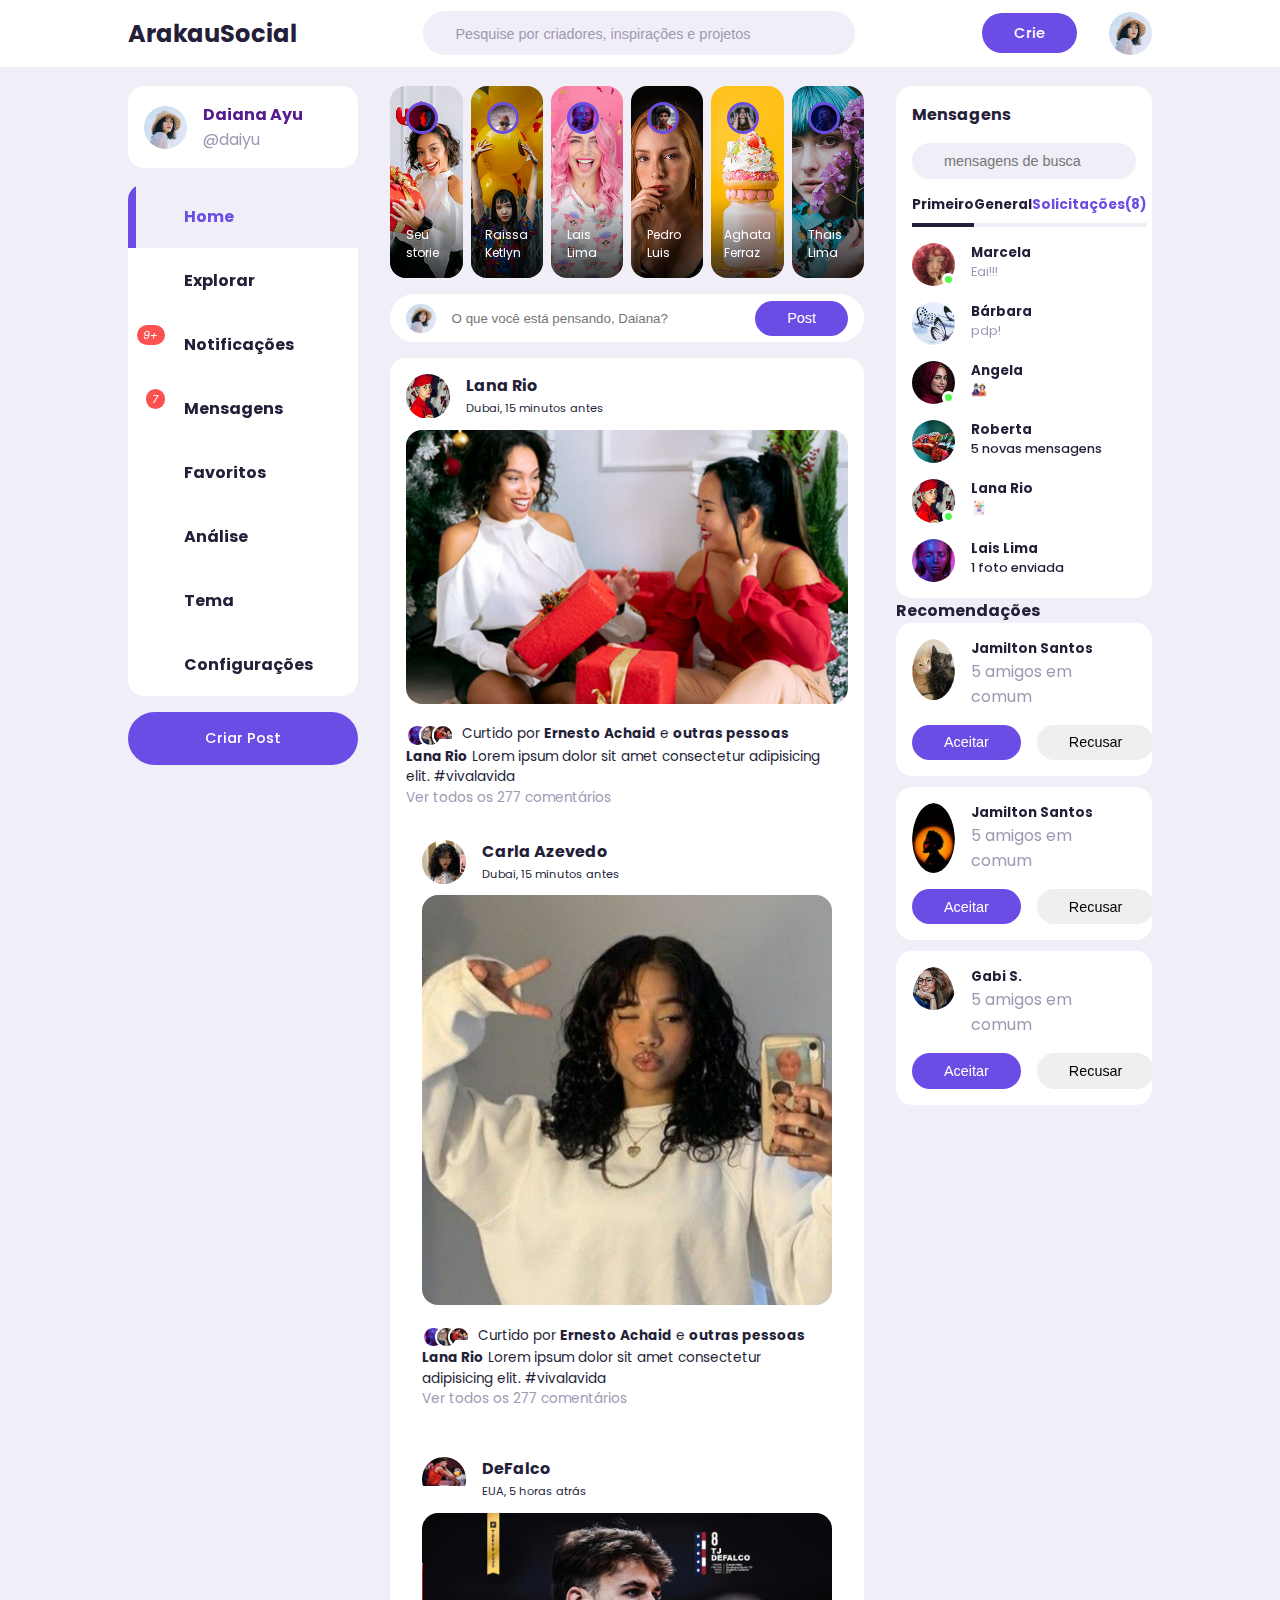
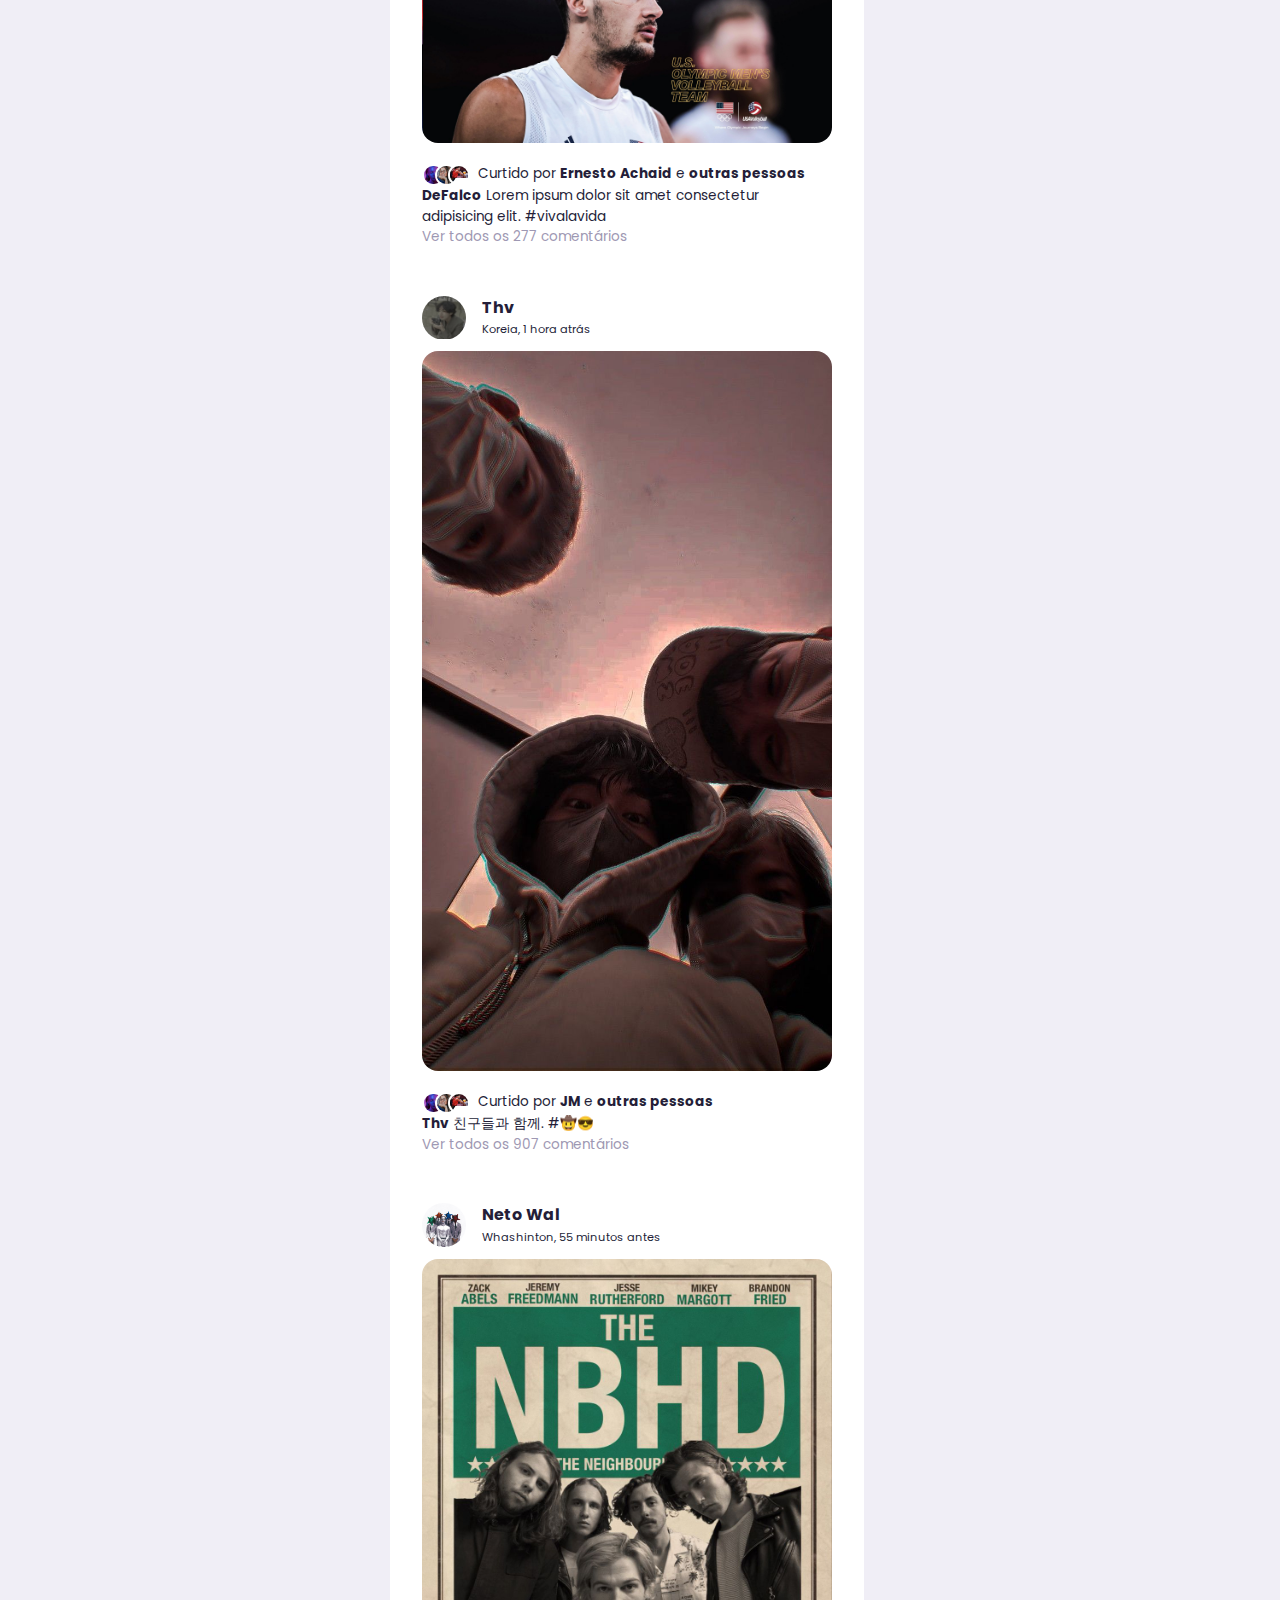
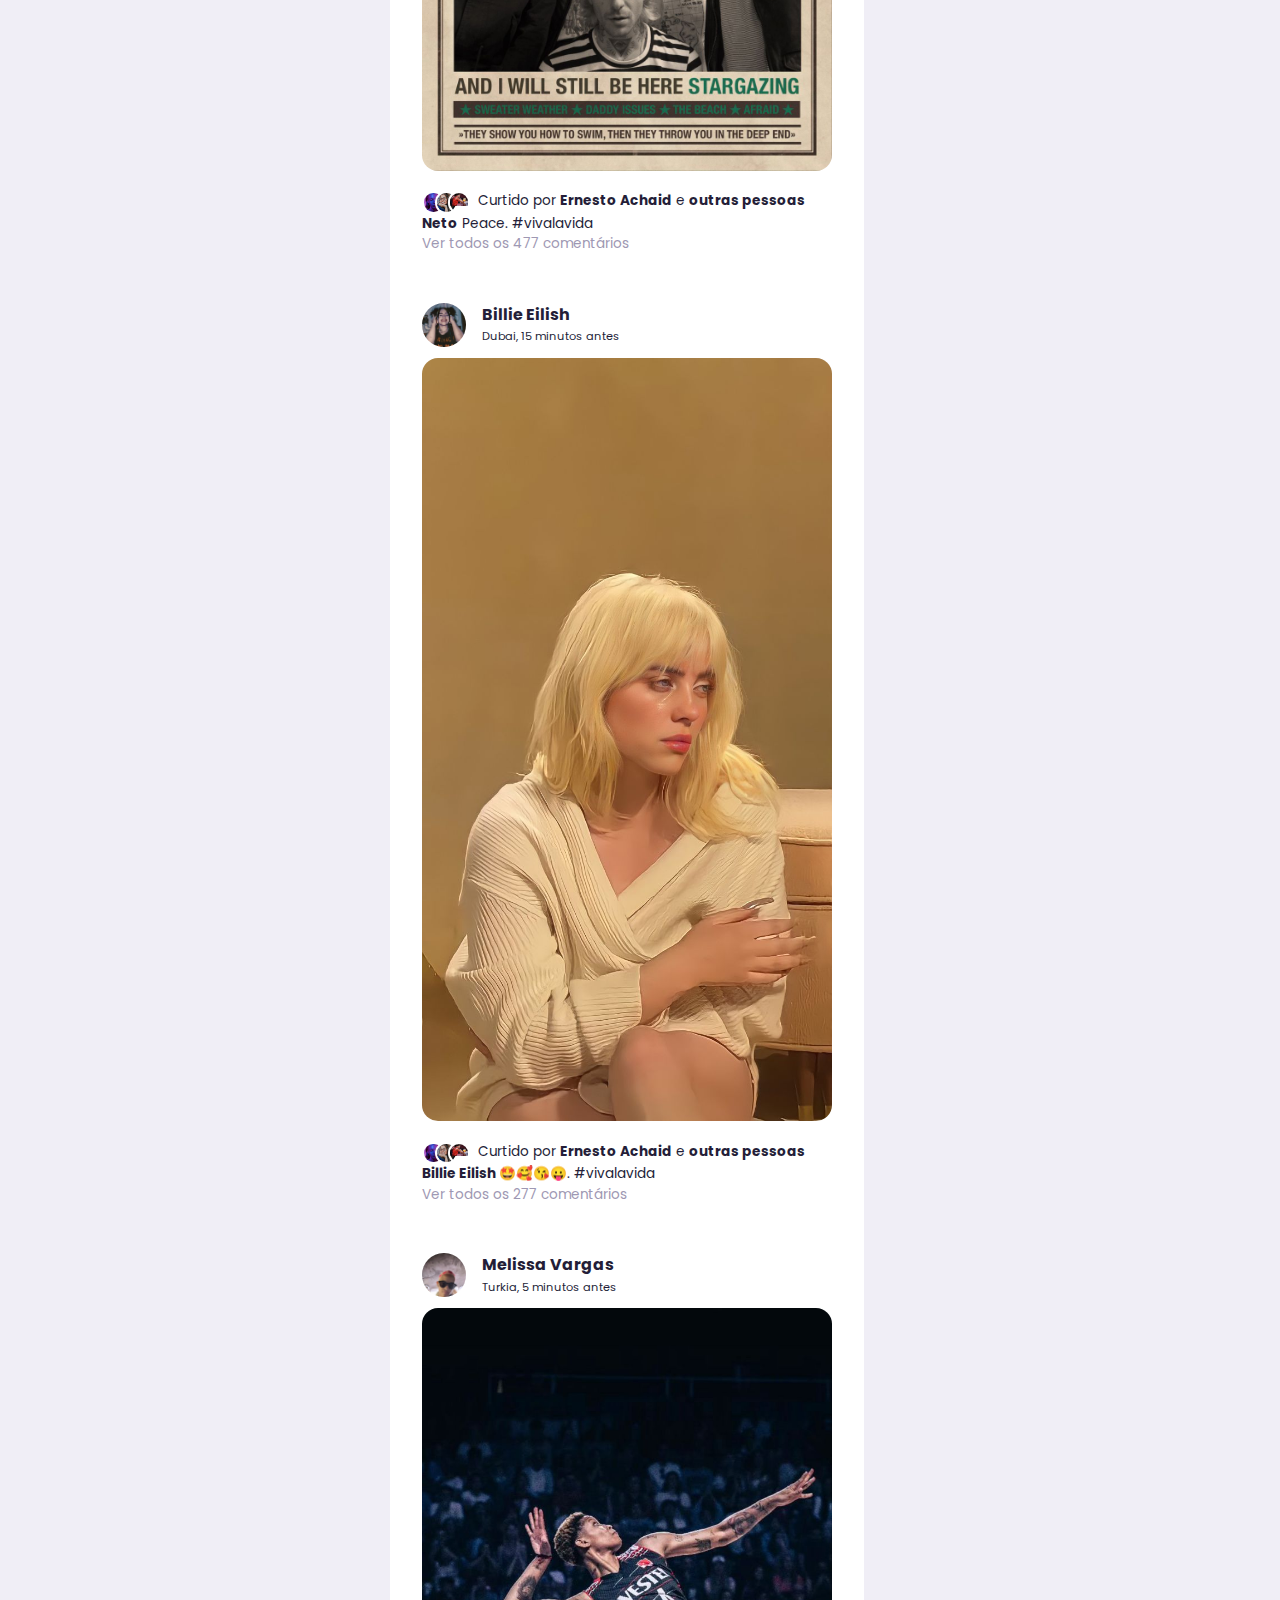
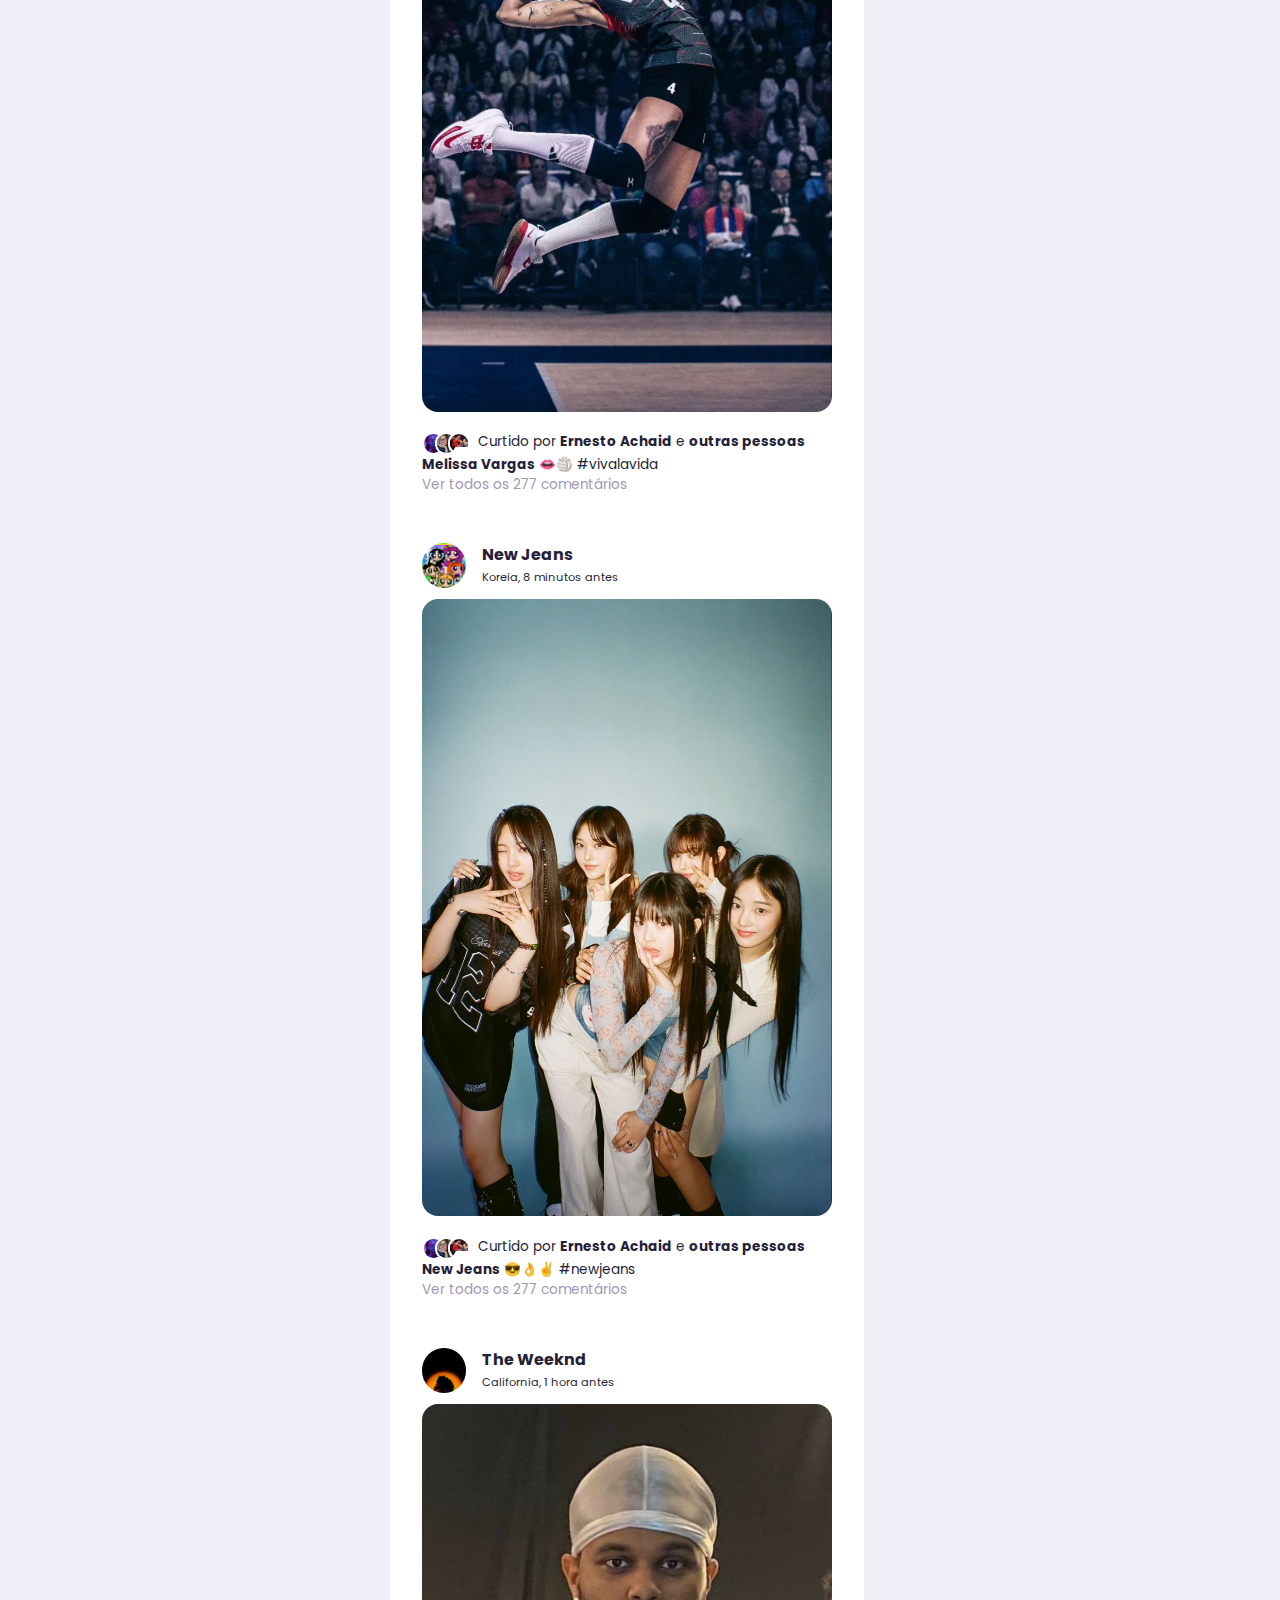
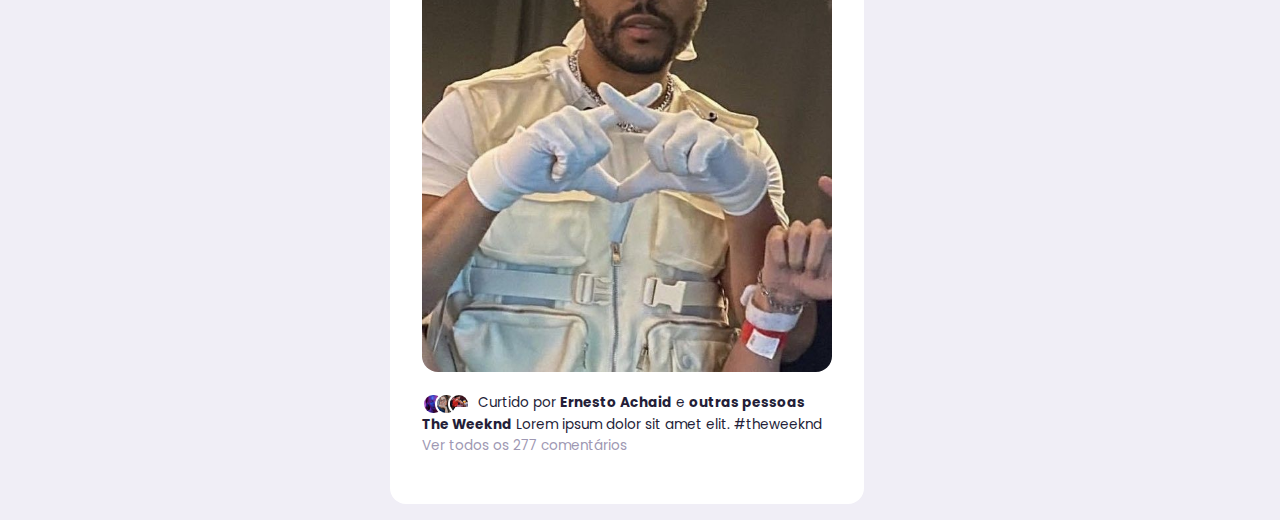
<file: index.html>
<!DOCTYPE html>
<html lang="pt-br">
    <head>
        <meta charset="UTF-8" />
        <meta name="viewport" content="width=device-width, initial-scale=1.0"/>
        <link rel="stylesheet" href="https://unicons.iconscout.com/release/v2.1.6/css/unicons.css"/>
        <link rel="stylesheet" href="css/midia-social.css"/>
        <title>Arakau | Social</title>
    </head>
    <body>
        <nav>
            <div class="container">
                <h2 class="logo">ArakauSocial</h2>
                <div class="search-bar">
                    <i class="uil uil-search"></i>
                    <input type="search" placeholder="Pesquise por criadores, inspirações e projetos"/>
                </div>
                <!------------ fim search bar --------------->
                <div class="create">
                    <label class="btn btn-primary" for="create-post">Crie</label>
                    <div class="profile-photo">
                        <img src="img/profile-1.jpg"/>
                    </div>
                </div>
            </div>
            <!------------ fim container --------------->
        </nav>

        <!------------ main --------------->
        <main>
            <div class="container">
                <!------------ left --------------->
                <div class="left">
                    <a href="" class="profile">
                        <div class="profile-photo">
                            <img src="img/profile-1.jpg"/>
                        </div>
                        <div class="handle">
                            <h4>Daiana Ayu</h4>
                            <p class="text-muted">@daiyu</p>
                        </div>
                    </a>

                    <!------------ sidebar-------------->
                    <div class="sidebar">
                        <a class="menu-item active">
                            <span><i class="uil uil-estate"></i></span>
                            <h3>Home</h3>
                        </a>

                        <a class="menu-item">
                            <span><i class="uil uil-compass"></i></span>
                            <h3>Explorar</h3>
                        </a>

         <a class="menu-item" id="notifications">
         <span><i class="uil uil-bell"><small class="notificacoes-count">
                            9+</small></i></span>
                            <h3>Notificações</h3>
                            <!----------- notificação popud -------------->
                            <div class="notifications-popup">
                                       <div>
                          <div class="profile-photo">
                                        <img src="img/profile-2.jpg" alt=""/>
                             </div>
                                    <div class="notificacao-body">
                             <b>Sheilla Castro</b> aceitou seu pedido
                                        de amizade
                             <small class="text-muted"
                                            >2 HORAS ATRÁS</small>
                                    </div>
                                </div>

                                <!-- PERFIL 3 -->
                                <div>
                                    <div class="profile-photo">
                                        <img src="img/profile-3.jpg" alt=""/>
                                    </div>
                                    <div class="notificacao-body">
                                        <b>Tainara de Camargo</b> comentou em
                                        seu post
                                        <small class="text-muted">1 DIA ATRÁS</small>
                                    </div>
                                </div>

                                <!-- PERFIL 4 -->
                                <div>
                                    <div class="profile-photo">
                                        <img src="img/profile-4.jpg" alt=""/>
                                    </div>
                                    <div class="notificacao-body">
                                        <b>Alice Dasted</b> comentou em uma
                                        postagem que você foi marcado
                                        <small class="text-muted">12 HORAS ATRÁS</small>
                                    </div>
                                </div>

                                <!-- PERFIL 5 -->
                                <div>
                                    <div class="profile-photo">
                                        <img src="img/profile-5.jpg" alt=""/>
                                    </div>
                                    <div class="notificacao-body">
                                        <b>Marta Filco</b> curtiu sua publicação
                                        <small class="text-muted">5 HORAS ATRÁS</small>
                                    </div>
                                </div>

                                <!-- PERFIL 6 -->
                                <div>
                                    <div class="profile-photo">
                                        <img src="img/profile-6.jpg" alt=""/>
                                    </div>
                                    <div class="notificacao-body">
                                        <b>Patricia Lima</b> comentou em uma
                                        postagem que você foi marcado
                                        <small class="text-muted">1 DIA ATRÁS</small>
                                    </div>
                                </div>

                                <!-- PERFIL 7 -->
                                <div>
                                    <div class="profile-photo">
                                        <img src="img/profile-7.jpg" alt="" />
                                    </div>
                                    <div class="notificacao-body">
                                        <b>Raissa Ketlyn</b> curtiu sua foto<small class="text-muted">8 HORAS ATRÁS</small>
                                    </div>
                                </div>
                            </div>
                            <!-- FIM NOTIFICAÇÕES -->
                        </a>
                        <a class="menu-item" id="mensagens-notificacoes">
                            <span><i class="uil uil-envelope-heart"><small class="notificacoes-count">7</small></i></span>
                            <h3>Mensagens</h3>
                        </a>

                        <a class="menu-item">
                            <span><i class="uil uil-heart"></i></span>
                            <h3>Favoritos</h3>
                        </a>

                        <a class="menu-item">
                            <span><i class="uil uil-graph-bar"></i></span>
                            <h3>Análise</h3>
                        </a>

                        <a class="menu-item" id="theme">
                            <span><i class="uil uil-palette"></i></span>
                            <h3>Tema</h3>
                        </a>

                        <a class="menu-item">
                            <span><i class="uil uil-cog"></i></span>
                            <h3>Configurações</h3>
                        </a>
                    </div>
                    <!-- fim sidebar -->
                    <label for="create-post" class="btn btn-primary">Criar Post</label>
                </div>

                <!-- fim left -->

                <!------------ middle --------------->
                <div class="middle">
                    <!-- stories -->
                    <div class="stories">
                        <div class="story">
                            <div class="profile-photo">
                                <img src="img/profile-8.jpg" alt=""/>
                            </div>
                            <p class="name">Seu storie</p>
                        </div>

                        <div class="story">
                            <div class="profile-photo">
                                <img src="img/profile-9.jpg" alt=""/>
                            </div>
                            <p class="name">Raissa Ketlyn</p>
                        </div>

                        <div class="story">
                            <div class="profile-photo">
                                <img src="img/profile-10.jpg" alt=""/>
                            </div>
                            <p class="name">Lais Lima</p>
                        </div>

                        <div class="story">
                            <div class="profile-photo">
                                <img src="img/profile-11.jpg" alt=""/>
                            </div>
                            <p class="name">Pedro Luis</p>
                        </div>

                        <div class="story">
                            <div class="profile-photo">
                                <img src="img/profile-12.jpg" alt=""/>
                            </div>
                            <p class="name">Aghata Ferraz</p>
                        </div>

                        <div class="story">
                            <div class="profile-photo">
                                <img src="img/profile-7.jpg" alt=""/>
                            </div>
                            <p class="name">Thais Lima</p>
                        </div>
                    </div>

                    <!------ FIM STORIES------>

                    <form class="create-post">
                        <div class="profile-photo">
                            <img src="img/profile-1.jpg"/>
                        </div>
                        <input type="text" placeholder="O que você está pensando, Daiana?" id="create-post"/>
                        <input type="submit" value="Post" class="btn btn-primary"/>
                    </form>

                    <!------------------------- FEEDS -------------------------->
                    <div class="feeds">
                        <!--------------------- FEED -1 ----------------------->
                        <div class="feed">
                            <div class="head">
                                <div class="user">
                                    <div class="profile-photo">
                                        <img src="img/profile-16.jpg"/>
                                    </div>
                                    <div class="ingo">
                                        <h3>Lana Rio</h3>
                                        <small>Dubai, 15 minutos antes</small>
                                    </div>
                                </div>

                                <span class="edit"
                                    ><i class="uil uil-ellipsis-h"></i>
                                </span>
                            </div>
                            <div class="photo">
                                <img src="img/feed-1.jpg"/>
                            </div>

          <div class="action-button">
          <div class="interacao-button">
              <span><i class="uil uil-heart-sign"></i></span>
              <span><i class="uil uil-comment-dots"></i></span>
              <span><i class="uil uil-share"></i></span>
                                </div>

       <div class="bookmark">
                                    <span><i class="uil uil-bookmark"></i></span>
                                </div>
                            </div>
       <div class="like-by">
                                <span
                                    ><img src="img/profile-10.jpg"/></span>
                                <span
                                    ><img src="img/profile-4.jpg"/></span>
                                <span
                                    ><img src="img/profile-15.jpg"/></span>
                                <p>
                                    Curtido por <b>Ernesto Achaid</b> e
                                    <b>outras pessoas</b>
                                </p>
                            </div>

                            <div class="caption">
                                <p>
                                    <b>Lana Rio</b> Lorem ipsum dolor sit amet
                                    consectetur adipisicing elit.
                                    <span class="harsh-tag"> #vivalavida</span>
                                </p>
                            </div>
                            <div class="comments text-muted">
                                Ver todos os 277 comentários
                            </div>
                            <!---------------------- FIM FEED ---------------------->

                            <!--------------------- FEED 1 ----------------------->
                            <div class="feed">
                                <div class="head">
                                    <div class="user">
                                        <div class="profile-photo">
                                            <img src="img/profile-21.jpg"/>
                                        </div>
                                        <div class="ingo">
                                            <h3>Carla Azevedo</h3>
                                            <small
                                                >Dubai, 15 minutos antes</small>
                                        </div>
                                    </div>

                                    <span class="edit"
                                        ><i class="uil uil-ellipsis-h"></i>
                                    </span>
                                </div>
                                <div class="photo">
                                    <img src="img/feed-8.jpg"/>
                                </div>

                                <div class="action-button">
                                    <div class="interacao-button">
                                        <span
                                            ><i class="uil uil-heart-sign"></i></span>
                                        <span
                                            ><i class="uil uil-comment-dots"></i></span>
                                        <span
                                            ><i class="uil uil-share"></i></span>
                                    </div>

                                    <div class="bookmark">
                                        <span
                                            ><i class="uil uil-bookmark"></i></span>
                                    </div>
                                </div>
                                <div class="like-by">
                                    <span
                                        ><img src="img/profile-10.jpg"/></span>
                                    <span
                                        ><img src="img/profile-4.jpg"/></span>
                                    <span
                                        ><img src="img/profile-15.jpg"/></span>
                                    <p>
                                        Curtido por <b>Ernesto Achaid</b> e
                                        <b>outras pessoas</b>
                                    </p>
                                </div>

                                <div class="caption">
                                    <p>
                                        <b>Lana Rio</b> Lorem ipsum dolor sit
                                        amet consectetur adipisicing elit.
                                        <span class="harsh-tag">
                                            #vivalavida</span>
                                    </p>
                                </div>
                                <div class="comments text-muted">
                                    Ver todos os 277 comentários
                                </div>
                            </div>
                            <!---------------------- FIM FEED ---------------------->

                            <!--------------------- FEED 2 ----------------------->
                            <div class="feed">
                                <div class="head">
                                    <div class="user">
                                        <div class="profile-photo">
                                            <img src="img/profile-15.jpg"/>
                                        </div>
                                        <div class="ingo">
                                            <h3>DeFalco</h3>
                                            <small>EUA, 5 horas atrás</small>
                                        </div>
                                    </div>

                                    <span class="edit"><i class="uil uil-ellipsis-h"></i>
                                    </span>
                                </div>
                                <div class="photo">
                                    <img src="img/feed-2 (2).jpg"/>
                                </div>

                                <div class="action-button">
                                    <div class="interacao-button">
                                        <span><i class="uil uil-heart-sign"></i></span>
                                        <span><i class="uil uil-comment-dots"></i></span>
                                        <span><i class="uil uil-share"></i></span>
                                    </div>

                                    <div class="bookmark">
                                        <span><i class="uil uil-bookmark"></i></span>
                                    </div>
                                </div>
                                <div class="like-by">
                                    <span><img src="img/profile-10.jpg"/></span>
                                    <span><img src="img/profile-4.jpg"/></span>
                                    <span><img src="img/profile-15.jpg"/></span>
                                    <p>
                                        Curtido por <b>Ernesto Achaid</b> e
                                        <b>outras pessoas</b>
                                    </p>
                                </div>

                                <div class="caption">
                                    <p>
                                        <b>DeFalco</b> Lorem ipsum dolor sit
                                        amet consectetur adipisicing elit.
                                        <span class="harsh-tag">#vivalavida</span>
                                    </p>
                                </div>
                                <div class="comments text-muted">
                                    Ver todos os 277 comentários
                                </div>
                            </div>
                            <!-- fim feed -->
                            <!---------------------- FIM FEED ---------------------->

                            <!--------------------- FEED 3 ----------------------->
                            <div class="feed">
                                <div class="head">
                                    <div class="user">
                                        <div class="profile-photo">
                                            <img src="img/profile-22.jpg"/>
                                        </div>
                                        <div class="ingo">
                                            <h3>Thv</h3>
                                            <small>Koreia, 1 hora atrás</small>
                                        </div>
                                    </div>

                                    <span class="edit"><i class="uil uil-ellipsis-h"></i>
                                    </span>
                                </div>
                                <div class="photo">
                                    <img src="img/feed-9.jpg"/>
                                </div>

                                <div class="action-button">
                                    <div class="interacao-button">
                                        <span><i class="uil uil-heart-sign"></i></span>
                                        <span><i class="uil uil-comment-dots"></i></span>
                                        <span><i class="uil uil-share"></i></span>
                                    </div>

                                    <div class="bookmark">
                                        <span><i class="uil uil-bookmark"></i></span>
                                    </div>
                                </div>
                                <div class="like-by">
                                    <span><img src="img/profile-10.jpg"/></span>
                                    <span><img src="img/profile-4.jpg"/></span>
                                    <span><img src="img/profile-15.jpg"/></span>
                                    <p>
                                        Curtido por <b>JM </b> e
                                        <b>outras pessoas</b>
                                    </p>
                                </div>

                                <div class="caption">
                                    <p>
                                        <b>Thv</b> 친구들과 함께.
                                        <span class="harsh-tag"> #🤠😎</span>
                                    </p>
                                </div>
                                <div class="comments text-muted">
                                    Ver todos os 907 comentários
                                </div>
                            </div>
                            <!-- fim feed -->
                            <!---------------------- FIM FEED ---------------------->

                            <!--------------------- FEED 4 ----------------------->
                            <div class="feed">
                                <div class="head">
                                    <div class="user">
                                        <div class="profile-photo">
                                            <img src="img/profile-13.png"/>
                                        </div>
                                        <div class="ingo">
                                            <h3>Neto Wal</h3>
                                            <small>Whashinton, 55 minutos antes</small>
                                        </div>
                                    </div>

                                    <span class="edit"><i class="uil uil-ellipsis-h"></i>
                                    </span>
                                </div>
                                <div class="photo">
                                    <img src="img/feed-4.jpg"/>
                                </div>

                                <div class="action-button">
                                    <div class="interacao-button">
                                        <span><i class="uil uil-heart-sign"></i></span>
                                        <span><i class="uil uil-comment-dots"></i></span>
                                        <span><i class="uil uil-share"></i></span>
                                    </div>

                                    <div class="bookmark">
                                        <span><i class="uil uil-bookmark"></i></span>
                                    </div>
                                </div>
                                <div class="like-by">
                                    <span><img src="img/profile-10.jpg"/></span>
                                    <span><img src="img/profile-4.jpg"/></span>
                                    <span><img src="img/profile-15.jpg"/></span>
                                    <p>
                                        Curtido por <b>Ernesto Achaid</b> e
                                        <b>outras pessoas</b>
                                    </p>
                                </div>

                                <div class="caption">
                                    <p>
                                        <b>Neto</b> Peace.
                                        <span class="harsh-tag">
                                            #vivalavida</span>
                                    </p>
                                </div>
                                <div class="comments text-muted">
                                    Ver todos os 477 comentários
                                </div>
                            </div>
                            <!-- fim feed -->
                            <!---------------------- FIM FEED ---------------------->

                            <!--------------------- FEED 5 ----------------------->
                            <div class="feed">
                                <div class="head">
                                    <div class="user">
                                        <div class="profile-photo">
                                            <img src="img/profile-12.jpg"/>
                                        </div>
                                        <div class="ingo">
                                            <h3>Billie Eilish</h3>
                                            <small>Dubai, 15 minutos antes</small>
                                        </div>
                                    </div>

                                    <span class="edit"><i class="uil uil-ellipsis-h"></i>
                                    </span>
                                </div>
                                <div class="photo">
                                    <img src="img/feed-10.jpg"/>
                                </div>

                                <div class="action-button">
                                    <div class="interacao-button">
                                        <span><i class="uil uil-heart-sign"></i></span>
                                        <span><i class="uil uil-comment-dots"></i></span>
                                        <span><i class="uil uil-share"></i></span>
                                    </div>

                                    <div class="bookmark">
                                        <span><i class="uil uil-bookmark"></i></span>
                                    </div>
                                </div>
                                <div class="like-by">
                                    <span><img src="img/profile-10.jpg"/></span>
                                    <span><img src="img/profile-4.jpg"/></span>
                                    <span><img src="img/profile-15.jpg"/></span>
                                    <p>
                                        Curtido por <b>Ernesto Achaid</b> e
                                        <b>outras pessoas</b>
                                    </p>
                                </div>

                                <div class="caption">
                                    <p>
                                        <b>Billie Eilish </b> 🤩🥰😘😛.
                                        <span class="harsh-tag">
                                            #vivalavida</span>
                                    </p>
                                </div>
                                <div class="comments text-muted">
                                    Ver todos os 277 comentários
                                </div>
                            </div>
                            <!-- fim feed -->
                            <!---------------------- FIM FEED ---------------------->

                            <!--------------------- FEED 6 ----------------------->
                            <div class="feed">
                                <div class="head">
                                    <div class="user">
                                        <div class="profile-photo">
                                            <img src="img/profile-9.jpg"/>
                                        </div>
                                        <div class="ingo">
                                            <h3>Melissa Vargas</h3>
                                            <small>Turkia, 5 minutos antes</small>
                                        </div>
                                    </div>

                                    <span class="edit"><i class="uil uil-ellipsis-h"></i>
                                    </span>
                                </div>
                                <div class="photo">
                                    <img src="img/feed-3.jpg"/>
                                </div>

                                <div class="action-button">
                                    <div class="interacao-button">
                                        <span><i class="uil uil-heart-sign"></i></span>
                                        <span><i class="uil uil-comment-dots"></i></span>
                                        <span><i class="uil uil-share"></i></span>
                                    </div>

                                    <div class="bookmark">
                                        <span><i class="uil uil-bookmark"></i></span>
                                    </div>
                                </div>
                                <div class="like-by">
                                    <span><img src="img/profile-10.jpg"/></span>
                                    <span><img src="img/profile-4.jpg"/></span>
                                    <span><img src="img/profile-15.jpg"/></span>
                                    <p>
                                        Curtido por <b>Ernesto Achaid</b> e
                                        <b>outras pessoas</b>
                                    </p>
                                </div>

                                <div class="caption">
                                    <p>
                                        <b>Melissa Vargas</b> 👄🏐
                                        <span class="harsh-tag">
                                            #vivalavida</span>
                                    </p>
                                </div>
                                <div class="comments text-muted">
                                    Ver todos os 277 comentários
                                </div>
                            </div>
                            <!-- fim feed -->
                            <!---------------------- FIM FEED ---------------------->

                            <!--------------------- FEED 7 ----------------------->
                            <div class="feed">
                                <div class="head">
                                    <div class="user">
                                        <div class="profile-photo">
                                            <img src="img/profile-18.jpg"/>
                                        </div>
                                        <div class="ingo">
                                            <h3>New Jeans</h3>
                                            <small>Koreia, 8 minutos antes</small>
                                        </div>
                                    </div>

                                    <span class="edit"><i class="uil uil-ellipsis-h"></i>
                                    </span>
                                </div>
                                <div class="photo">
                                    <img src="img/feed-11.jpg"/>
                                </div>

                                <div class="action-button">
                                    <div class="interacao-button">
                                        <span><i class="uil uil-heart-sign"></i></span>
                                        <span><i class="uil uil-comment-dots"></i></span>
                                        <span><i class="uil uil-share"></i></span>
                                    </div>

                                    <div class="bookmark">
                                        <span><i class="uil uil-bookmark"></i></span>
                                    </div>
                                </div>
                                <div class="like-by">
                                    <span><img src="img/profile-10.jpg"/></span>
                                    <span><img src="img/profile-4.jpg"/></span>
                                    <span><img src="img/profile-15.jpg"/></span>
                                    <p>
                                        Curtido por <b>Ernesto Achaid</b> e
                                        <b>outras pessoas</b>
                                    </p>
                                </div>

                                <div class="caption">
                                    <p>
                                        <b>New Jeans</b> 😎👌✌
                                        <span class="harsh-tag">
                                            #newjeans</span>
                                    </p>
                                </div>
                                <div class="comments text-muted">
                                    Ver todos os 277 comentários
                                </div>
                            </div>
                            <!-- fim feed -->
                            <!---------------------- FIM FEED ---------------------->

                            <!--------------------- FEED 8 ----------------------->
                            <div class="feed">
                                <div class="head">
                                    <div class="user">
                                        <div class="profile-photo">
                                            <img src="img/profile-17.jpg"/>
                                        </div>
                                        <div class="ingo">
                                            <h3>The Weeknd</h3>
                                            <small>California, 1 hora antes</small>
                                        </div>
                                    </div>

                                    <span class="edit"><i class="uil uil-ellipsis-h"></i>
                                    </span>
                                </div>
                                <div class="photo">
                                    <img src="img/feed-12.jpg"/>
                                </div>

                                <div class="action-button">
                                    <div class="interacao-button">
                                        <span><i class="uil uil-heart-sign"></i></span>
                                        <span><i class="uil uil-comment-dots"></i></span>
                                        <span><i class="uil uil-share"></i></span>
                                    </div>

                                    <div class="bookmark">
                                        <span><i class="uil uil-bookmark"></i></span>
                                    </div>
                                </div>
                                <div class="like-by">
                                    <span><img src="img/profile-10.jpg"/></span>
                                    <span><img src="img/profile-4.jpg"/></span>
                                    <span><img src="img/profile-15.jpg"/></span>
                                    <p>
                                        Curtido por <b>Ernesto Achaid</b> e
                                        <b>outras pessoas</b>
                                    </p>
                                </div>

                                <div class="caption">
                                    <p>
                                        <b>The Weeknd</b> Lorem ipsum dolor sit
                                        amet elit.
                                        <span class="harsh-tag">#theweeknd</span>
                                    </p>
                                </div>
                                <div class="comments text-muted">
                                    Ver todos os 277 comentários
                                </div>
                                <!-- fim comments text-muted -->
                                <!---------------------- FIM FEED ---------------------->
                            </div>
                            <!---------------------- FIM FEEDS ---------------------->
                        </div>
                    </div>
                </div>

                <!------------FIM MIDDLES--------------->

                <!------------ DIREITA  --------------->
                <div class="right">
                    <div class="messages">
                        <div class="heading">
                            <h4>Mensagens</h4>
                            <i class="uil uil-edit"></i>
                        </div>
                        <!-- fim heading -->

                        <!-- PESQUISA - SEARCH-BAR -->
                        <div class="search-bar">
                            <i class="uil uil-search"></i>
                            <input type="search" placeholder="mensagens de busca" id="message-search"/>
                        </div>
                        <!-- fim search-bar -->

                        <!-- MENSAGEM CATEGORIA -->
                        <div class="category">
                            <h6 class="active">Primeiro</h6>
                            <h6>General</h6>
                            <h6 class="message-request">Solicitações(8)</h6>
                        </div>
                        <!-- fim category -->

                        <!-- MENSAGENS -->
                        <div class="message">
                            <div class="profile-photo">
                                <img src="img/profile-6.jpg"/>
                                <div class="active"></div>
                            </div>
                            <div class="message-body">
                                <h5>Marcela</h5>
                                <p class="text-muted">Eai!!!</p>
                            </div>
                            <!-- fim message-body -->
                        </div>
                        <!-- fim MENSAGENS -->

                        <!----- USER 1 ----->
                        <div class="message">
                            <div class="profile-photo">
                                <img src="img/profile-2.jpg"/>
                            </div>
                            <div class="message-body">
                                <h5>Bárbara</h5>
                                <p class="text-muted">pdp!</p>
                            </div>
                            <!-- fim message-body -->
                        </div>
                        <!-- fim MENSAGENS -->

                        <!----- USER 2 ----->
                        <div class="message">
                            <div class="profile-photo">
                                <img src="img/profile-20.jpg"/>
                                <div class="active"></div>
                            </div>
                            <div class="message-body">
                                <h5>Angela</h5>
                                <p class="text-muted">🎎</p>
                            </div>
                            <!-- fim message-body -->
                        </div>
                        <!-- fim MENSAGENS -->

                        <!----- USER 3 ----->
                        <div class="message">
                            <div class="profile-photo">
                                <img src="img/profile-19.jpg"/>
                            </div>
                            <div class="message-body">
                                <h5>Roberta</h5>
                                <p class="text-bold">5 novas mensagens</p>
                            </div>
                            <!-- fim message-body -->
                        </div>
                        <!-- fim MENSAGENS -->

                        <!----- USER 4 ----->
                        <div class="message">
                            <div class="profile-photo">
                                <img src="img/profile-16.jpg"/>
                                <div class="active"></div>
                            </div>
                            <div class="message-body">
                                <h5>Lana Rio</h5>
                                <p class="text-muted">🃏</p>
                            </div>
                            <!-- fim message-body -->
                        </div>
                        <!-- fim MENSAGENS -->

                        <!----- USER 5 ----->
                        <div class="message">
                            <div class="profile-photo">
                                <img src="img/profile-10.jpg"/>
                            </div>
                            <div class="message-body">
                                <h5>Lais Lima</h5>
                                <p class="text-bold"> 1 foto enviada</p>
                            </div>
                            <!-- fim message-body -->
                        </div>
                        <!-- fim MENSAGENS -->
                    </div>
                    <!-- fim messages -->
                    <!-- FIM -->

                    <!----- AMIGOS RECOMENDADOS ----->
                    <div class="friend-requests">
                        <h4>Recomendações</h4>
                        <div class="request">
                            <div class="info">
                                <div class="profile-photo">
                                    <img src="img/profile-5.jpg"/>
                                </div>
                                <!-- fim profile-photo -->
                            <div>
                            <!-- fim info -->
                            <h5>Jamilton Santos</h5>
                            <p class="text-muted">5 amigos em comum</p>
                        </div>
                        <!-- fim request -->
                    </div>
                    <!-- fim friend-request -->

                    <div class="action">
                        <button class="btn btn-primary">Aceitar</button>
                        <button class="btn">Recusar</button>
                    </div>
                    <!-- fim action -->
                </div>
                <!-- SOLICITAÇÃO 2 -->
                        <div class="request">
                            <div class="info">
                                <div class="profile-photo">
                                    <img src="img/profile-17.jpg"/>
                                </div>
                                <!-- fim profile-photo -->
                            <div>
                            <!-- fim info -->
                            <h5>Jamilton Santos</h5>
                            <p class="text-muted">5 amigos em comum</p>
                        </div>
                        <!-- fim request -->
                    </div>
                    <!-- fim friend-request -->

                    <div class="action">
                        <button class="btn btn-primary">Aceitar</button>
                        <button class="btn">Recusar</button>
                    </div>
                    <!-- fim action -->
                </div>


                <!-- SOLICITAÇÃO 4 -->
                        <div class="request">
                            <div class="info">
                                <div class="profile-photo">
                                    <img src="img/profile-4.jpg"/>
                                </div>
                                <!-- fim profile-photo -->
                            <div>
                            <!-- fim info -->
                            <h5>Gabi S.</h5>
                            <p class="text-muted">5 amigos em comum</p>
                        </div>
                        <!-- fim request -->
                    </div>
                    <!-- fim friend-request -->

                    <div class="action">
                        <button class="btn btn-primary">Aceitar</button>
                        <button class="btn">Recusar</button>
                    </div> <!-- fim action -->                   
                </div>
                </div>
                <!-- fechamento right -->
            </div>
            <!-- FIM RIGHT -->
            </div>
            <!-- FIM FEED -->
        </main>

        <!-------------------- CUSTOMIZAÇÃO DE TEMA ------------------>
        <div class="customize_tema">
            <div class="card">
                <h2>Personalize sua visualização</h2>
                <p class="text-muted">Gerencie o tamanho, a cor e o plano de fundo da fonte.</p>


                <!------------------ FONT SIZE ------------------->
                <div class="font-size">
                    <h4>Tmanaho da Fonte</h4>
                    <div>
                        <h6>Aa</h6>
                        <div class="choose-size">
                            <span class="font-size-1"></span>
                            <span class="font-size-2 active"></span>
                            <span class="font-size-3"></span>
                            <span class="font-size-4"></span>
                            <span class="font-size-5"></span>
                        </div> <!--------------- fim div --------------->
                        <h3>AA</h3>
                    </div><!------------- fim font size --------------->
                </div>

                <!--------------- CORES PRIMARIAS - PRIMARY COLORS ---------------->
                <div class="color">
                    <h4>Cor</h4>
                    <div class="choose-color">
                        <span class="color-1 active"></span>
                        <span class="color-2"></span>
                        <span class="color-3"></span>
                        <span class="color-4"></span>
                        <span class="color-5"></span>
                    </div>
                </div>

                <!------------------ BACKGROUND COLORS ---------------->
                <div class="background">
                    <h4>Background</h4>
                    <div class="choose-bg">
                        <div class="bg-1 active">
                            <span></span>
                            <h5 for="bg-1">Claro</h5>
                        </div>
                        <div class="bg-2">
                            <span></span>
                            <h5>Escuro</h5>
                        </div>
                        <div class="bg-3">
                            <span></span>
                            <h5 for="bg-3">Preto</h5>
                        </div>
                    </div>
                </div>
            </div>
        </div>

        <script src="js/midia-social.js"></script>
    </body>
</html>
</file>
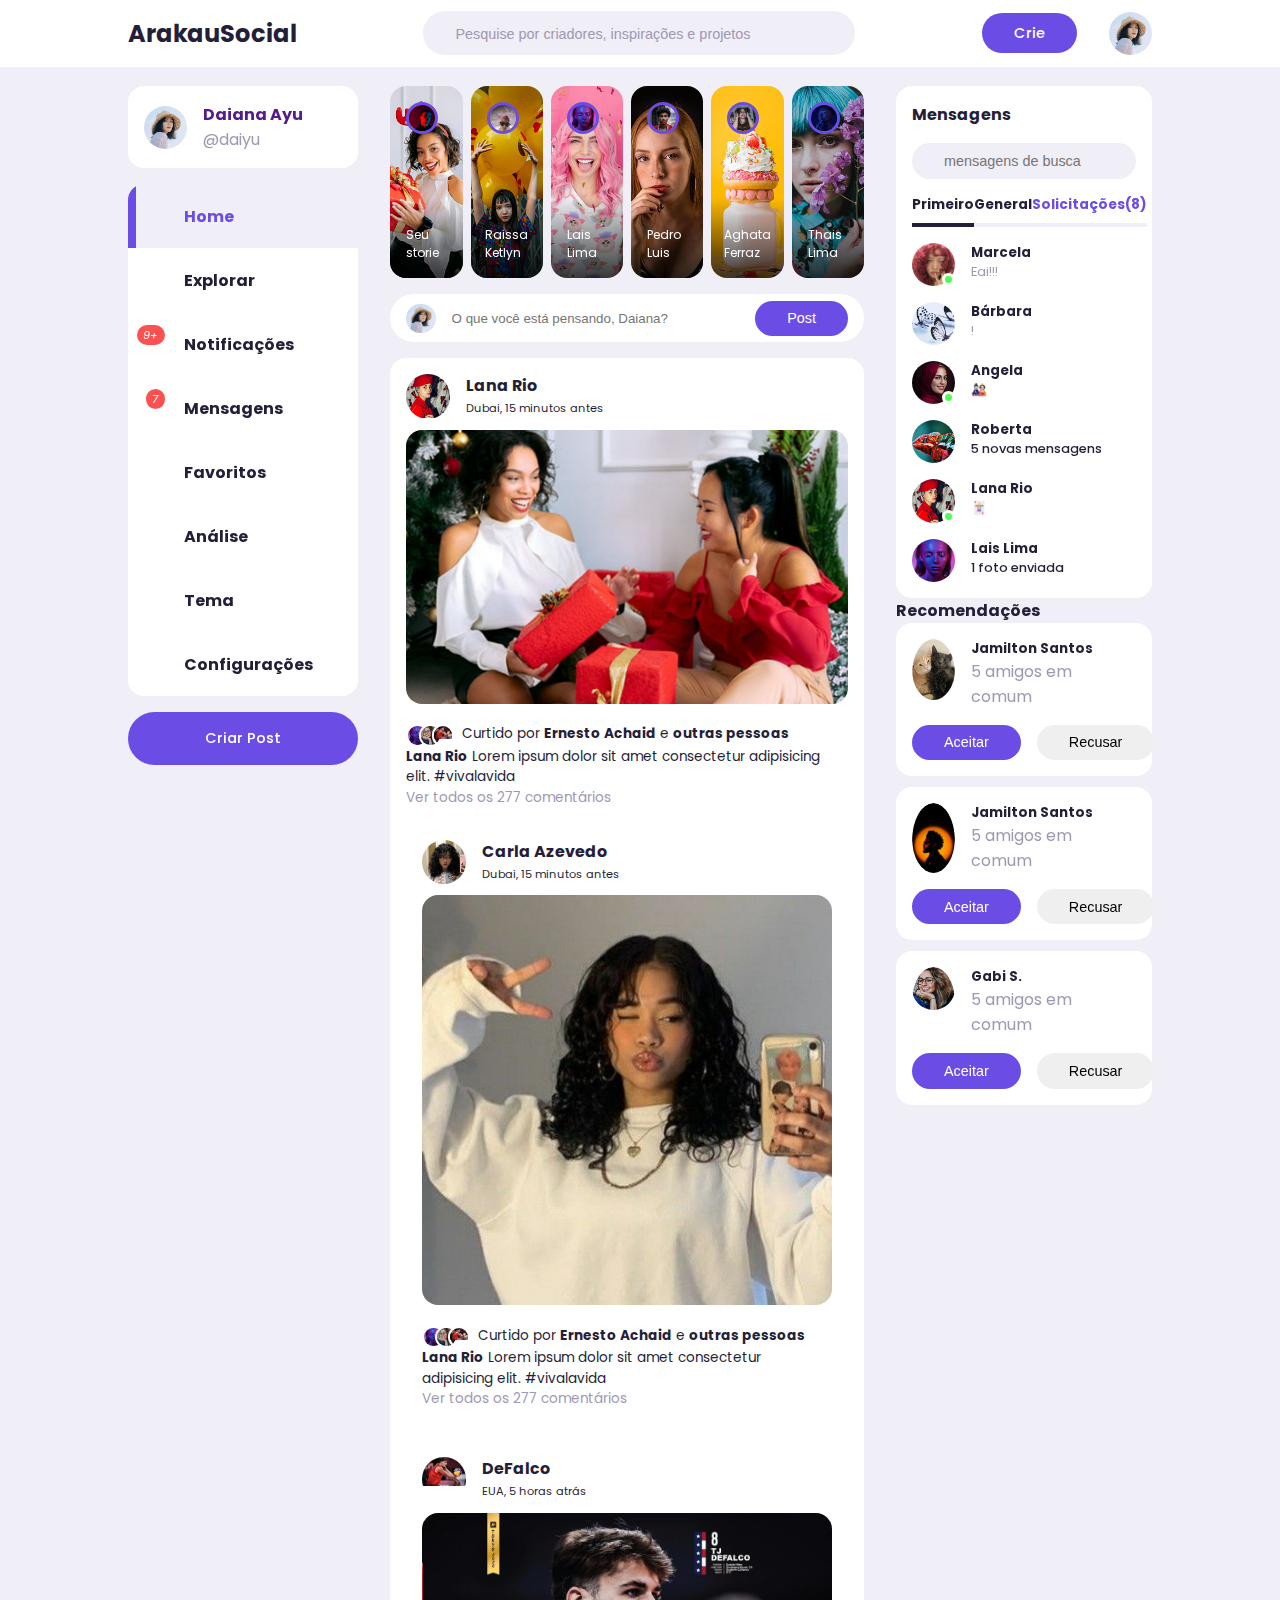
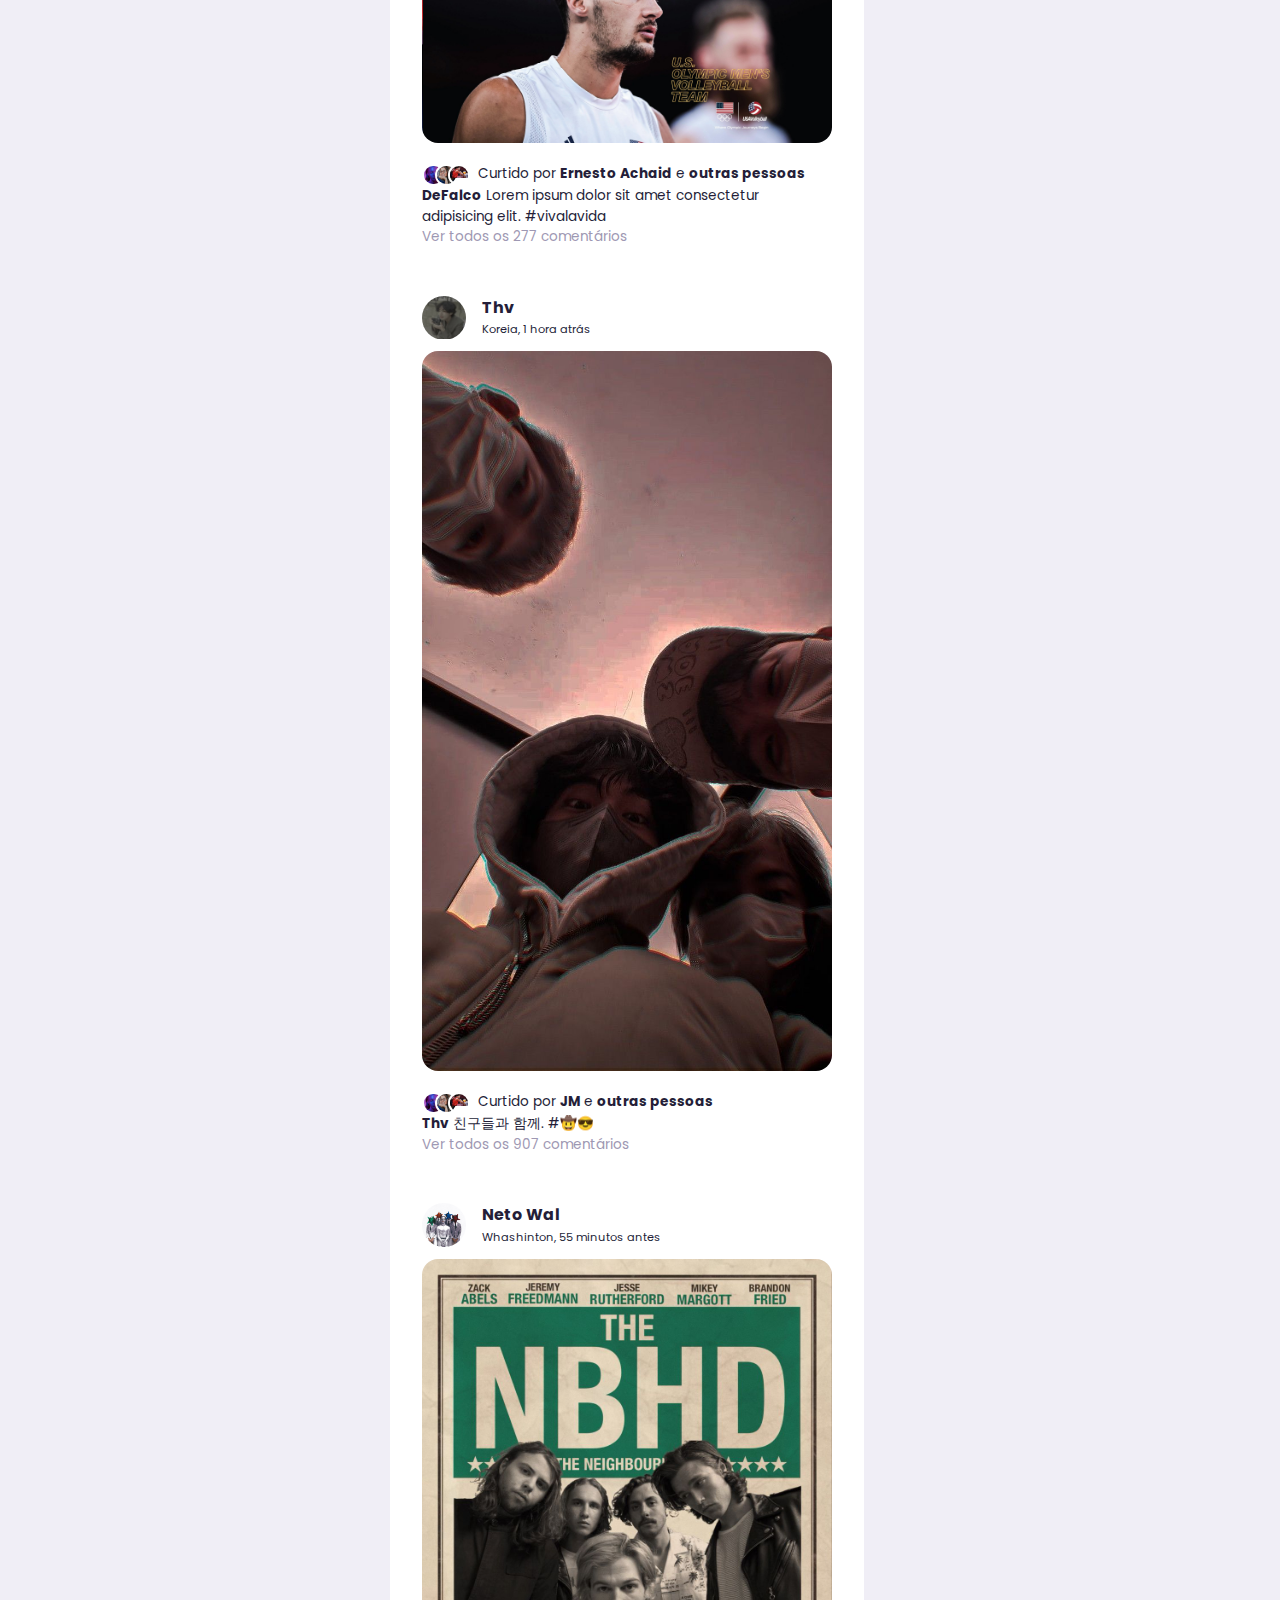
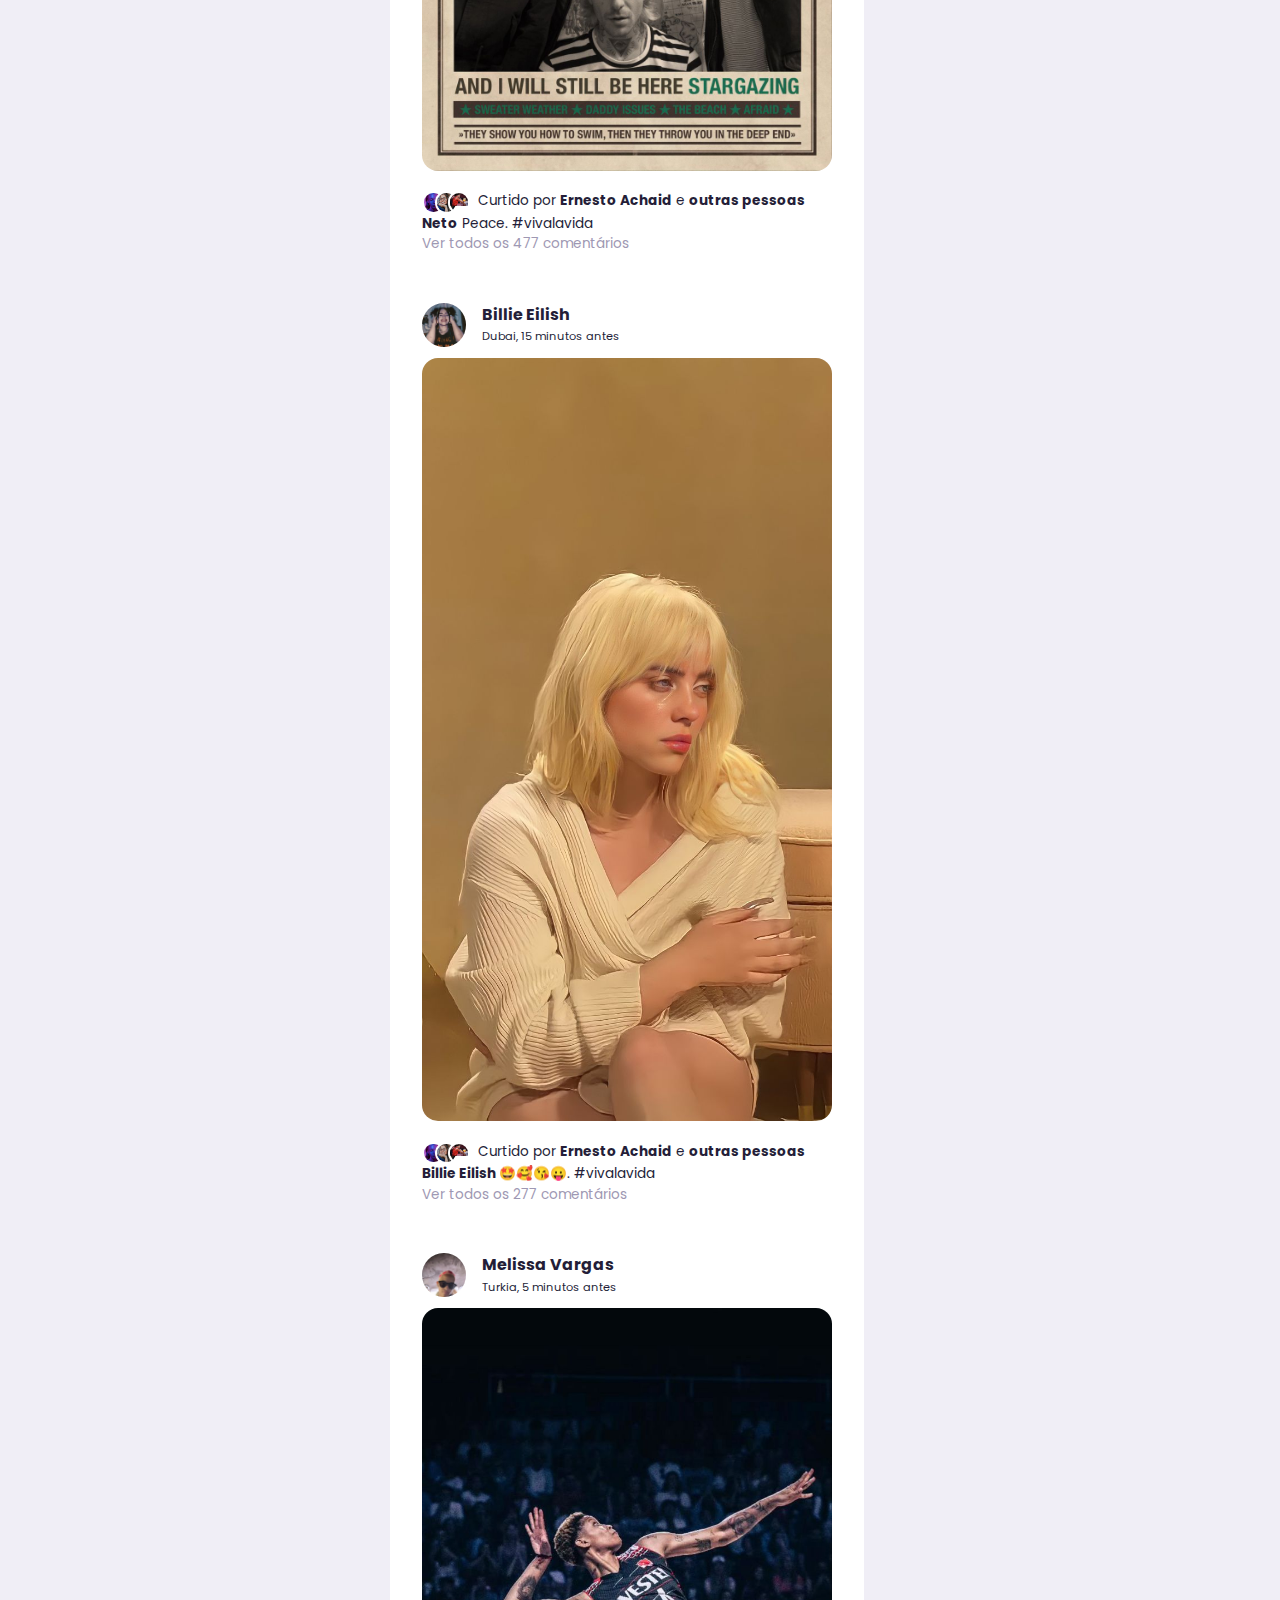
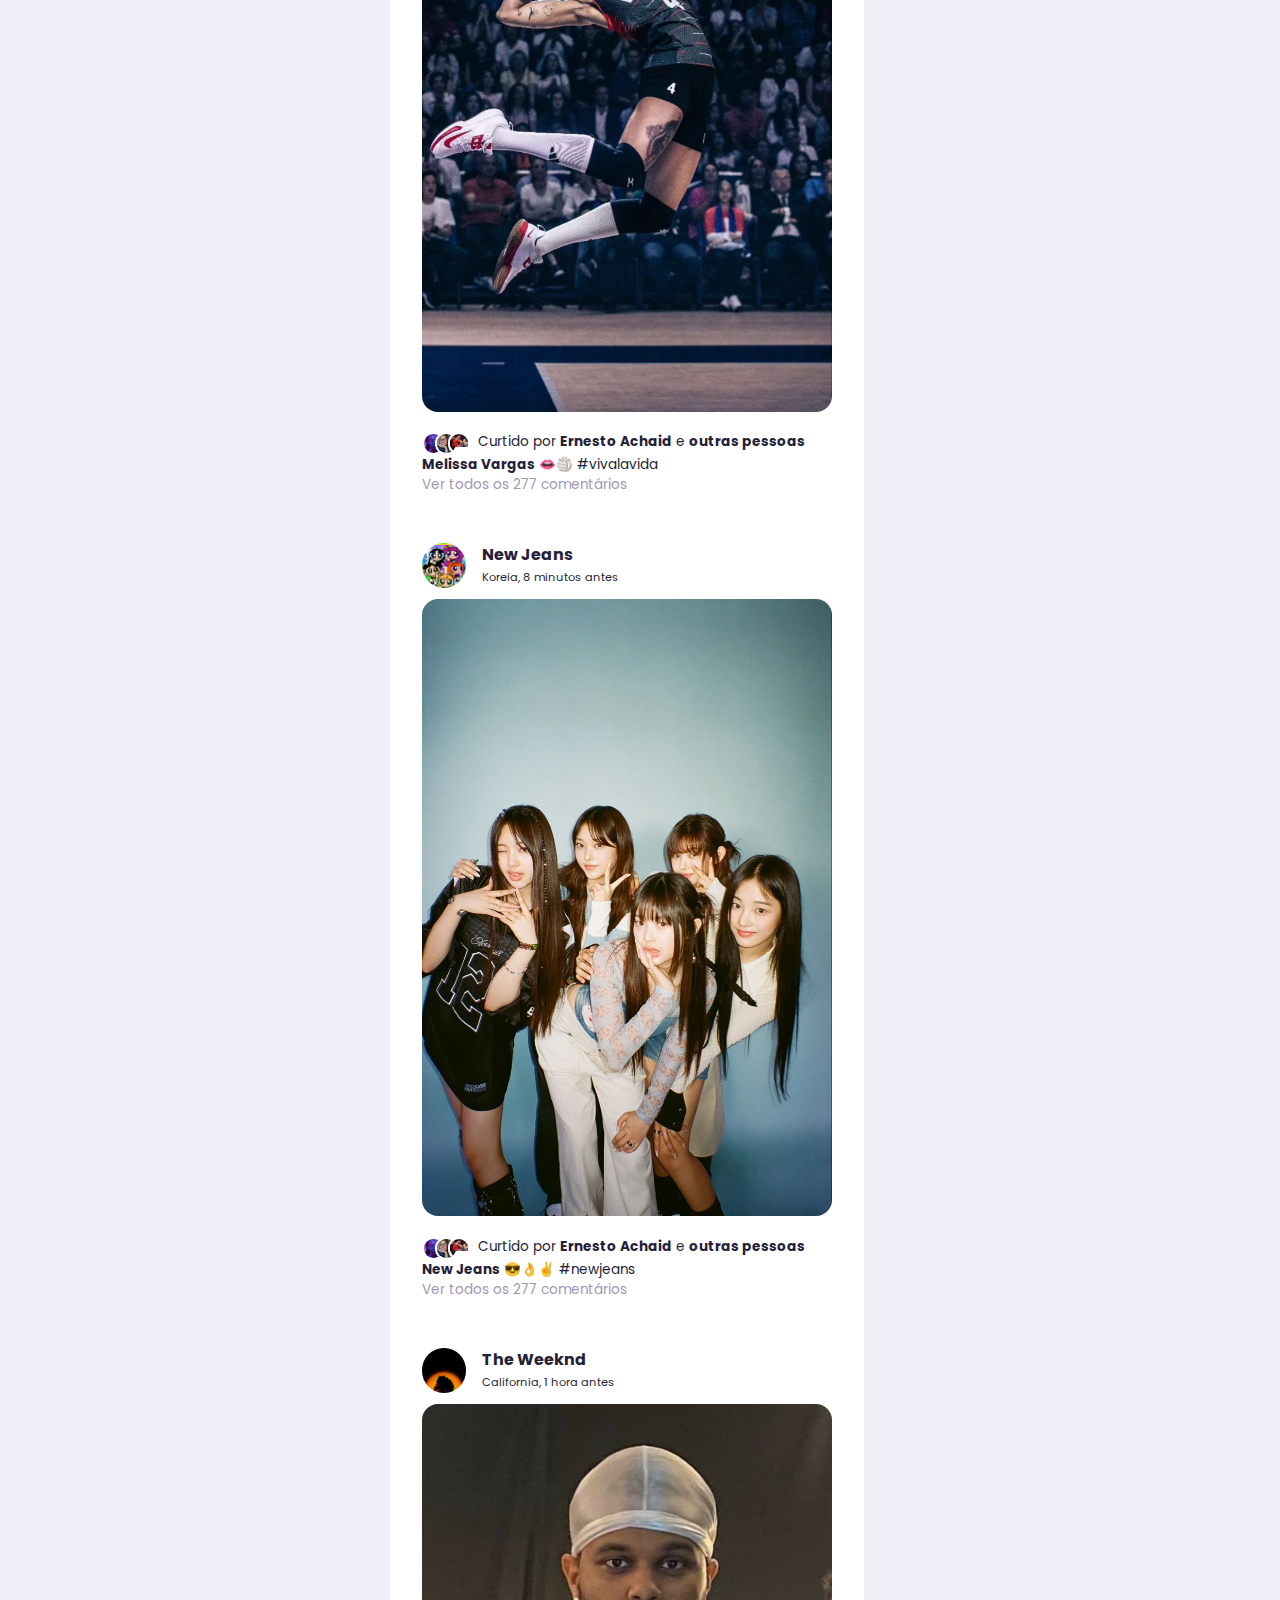
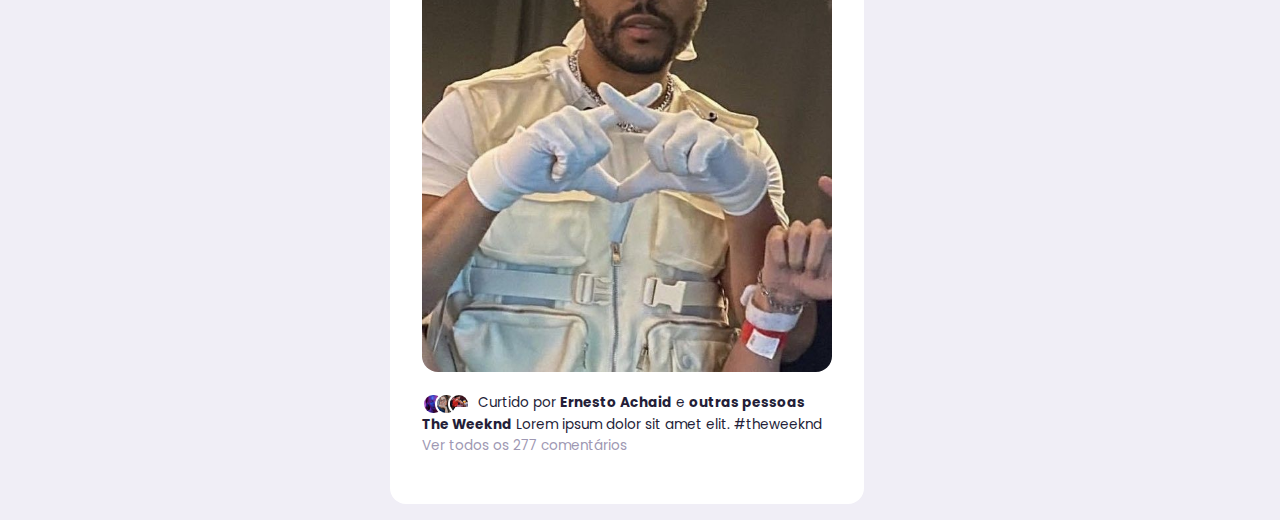
<file: midia-social.html>
<!DOCTYPE html>
<html lang="pt-br">
    <head>
        <meta charset="UTF-8" />
        <meta name="viewport" content="width=device-width, initial-scale=1.0" />
        <link
            rel="stylesheet"
            href="https://unicons.iconscout.com/release/v2.1.6/css/unicons.css"
        />
        <link rel="stylesheet" href="css/midia-social.css" />
        <title>Arakau | Social</title>
    </head>
    <body>
        <nav>
            <div class="container">
                <h2 class="logo">ArakauSocial</h2>
                <div class="search-bar">
                    <i class="uil uil-search"></i>
                    <input
                        type="search"
                        placeholder="Pesquise por criadores, inspirações e projetos"
                    />
                </div>
                <!------------ fim search bar --------------->
                <div class="create">
                    <label class="btn btn-primary" for="create-post"
                        >Crie</label
                    >
                    <div class="profile-photo">
                        <img src="img/profile-1.jpg" alt="" />
                    </div>
                </div>
            </div>
            <!------------ fim container --------------->
        </nav>

        <!------------ main --------------->
        <main>
            <div class="container">
                <!------------ left --------------->
                <div class="left">
                    <a href="" class="profile">
                        <div class="profile-photo">
                            <img src="img/profile-1.jpg" alt="" />
                        </div>
                        <div class="handle">
                            <h4>Daiana Ayu</h4>
                            <p class="text-muted">@daiyu</p>
                        </div>
                    </a>

                    <!------------ sidebar-------------->
                    <div class="sidebar">
                        <a class="menu-item active">
                            <span><i class="uil uil-estate"></i></span>
                            <h3>Home</h3>
                        </a>

                        <a class="menu-item">
                            <span><i class="uil uil-compass"></i></span>
                            <h3>Explorar</h3>
                        </a>

                        <a class="menu-item" id="notifications">
                            <span
                                ><i class="uil uil-bell"
                                    ><small class="notificacoes-count">
                                        9+</small
                                    ></i
                                ></span
                            >
                            <h3>Notificações</h3>
                            <!----------- notificação popud -------------->
                            <div class="notifications-popup">
                                       <div>
                          <div class="profile-photo">
                                        <img src="img/profile-2.jpg" alt="" />
                             </div>
                                    <div class="notificacao-body">
                             <b>Sheilla Castro</b> aceitou seu pedido
                                        de amizade
                             <small class="text-muted"
                                            >2 HORAS ATRÁS</small
                                        >
                                    </div>
                                </div>

                                <!-- PERFIL 3 -->
                                <div>
                                    <div class="profile-photo">
                                        <img src="img/profile-3.jpg" alt="" />
                                    </div>
                                    <div class="notificacao-body">
                                        <b>Tainara de Camargo</b> comentou em
                                        seu post
                                        <small class="text-muted"
                                            >1 DIA ATRÁS</small
                                        >
                                    </div>
                                </div>

                                <!-- PERFIL 4 -->
                                <div>
                                    <div class="profile-photo">
                                        <img src="img/profile-4.jpg" alt="" />
                                    </div>
                                    <div class="notificacao-body">
                                        <b>Alice Dasted</b> comentou em uma
                                        postagem que você foi marcado
                                        <small class="text-muted"
                                            >12 HORAS ATRÁS</small
                                        >
                                    </div>
                                </div>

                                <!-- PERFIL 5 -->
                                <div>
                                    <div class="profile-photo">
                                        <img src="img/profile-5.jpg" alt="" />
                                    </div>
                                    <div class="notificacao-body">
                                        <b>Marta Filco</b> curtiu sua publicação
                                        <small class="text-muted"
                                            >5 HORAS ATRÁS</small
                                        >
                                    </div>
                                </div>

                                <!-- PERFIL 6 -->
                                <div>
                                    <div class="profile-photo">
                                        <img src="img/profile-6.jpg" alt="" />
                                    </div>
                                    <div class="notificacao-body">
                                        <b>Patricia Lima</b> comentou em uma
                                        postagem que você foi marcado
                                        <small class="text-muted"
                                            >1 DIA ATRÁS</small
                                        >
                                    </div>
                                </div>

                                <!-- PERFIL 7 -->
                                <div>
                                    <div class="profile-photo">
                                        <img src="img/profile-7.jpg" alt="" />
                                    </div>
                                    <div class="notificacao-body">
                                        <b>Raissa Ketlyn</b> curtiu sua foto
                                        <small class="text-muted"
                                            >8 HORAS ATRÁS</small
                                        >
                                    </div>
                                </div>
                            </div>
                            <!-- FIM NOTIFICAÇÕES -->
                        </a>
                        <a class="menu-item" id="mensagens-notificacoes">
                            <span
                                ><i class="uil uil-envelope-heart"
                                    ><small class="notificacoes-count">
                                        7</small
                                    ></i
                                ></span
                            >
                            <h3>Mensagens</h3>
                        </a>

                        <a class="menu-item">
                            <span><i class="uil uil-heart"></i></span>
                            <h3>Favoritos</h3>
                        </a>

                        <a class="menu-item">
                            <span><i class="uil uil-graph-bar"></i></span>
                            <h3>Análise</h3>
                        </a>

                        <a class="menu-item">
                            <span><i class="uil uil-palette"></i></span>
                            <h3>Tema</h3>
                        </a>

                        <a class="menu-item">
                            <span><i class="uil uil-cog"></i></span>
                            <h3>Configurações</h3>
                        </a>
                    </div>
                    <!-- fim sidebar -->
                    <label for="create-post" class="btn btn-primary"
                        >Criar Post</label
                    >
                </div>

                <!-- fim left -->

                <!------------ middle --------------->
                <div class="middle">
                    <!-- stories -->
                    <div class="stories">
                        <div class="story">
                            <div class="profile-photo">
                                <img src="img/profile-8.jpg" alt="" />
                            </div>
                            <p class="name">Seu storie</p>
                        </div>

                        <div class="story">
                            <div class="profile-photo">
                                <img src="img/profile-9.jpg" alt="" />
                            </div>
                            <p class="name">Raissa Ketlyn</p>
                        </div>

                        <div class="story">
                            <div class="profile-photo">
                                <img src="img/profile-10.jpg" alt="" />
                            </div>
                            <p class="name">Lais Lima</p>
                        </div>

                        <div class="story">
                            <div class="profile-photo">
                                <img src="img/profile-11.jpg" alt="" />
                            </div>
                            <p class="name">Pedro Luis</p>
                        </div>

                        <div class="story">
                            <div class="profile-photo">
                                <img src="img/profile-12.jpg" alt="" />
                            </div>
                            <p class="name">Aghata Ferraz</p>
                        </div>

                        <div class="story">
                            <div class="profile-photo">
                                <img src="img/profile-7.jpg" alt="" />
                            </div>
                            <p class="name">Thais Lima</p>
                        </div>
                    </div>

                    <!------ FIM STORIES------>

                    <form class="create-post">
                        <div class="profile-photo">
                            <img src="img/profile-1.jpg" />
                        </div>
                        <input
                            type="text"
                            placeholder="O que você está pensando, Daiana?"
                            id="create-post"
                        />
                        <input
                            type="submit"
                            value="Post"
                            class="btn btn-primary"
                        />
                    </form>

                    <!------------------------- FEEDS -------------------------->
                    <div class="feeds">
                        <!--------------------- FEED -1 ----------------------->
                        <div class="feed">
                            <div class="head">
                                <div class="user">
                                    <div class="profile-photo">
                                        <img src="img/profile-16.jpg" alt="" />
                                    </div>
                                    <div class="ingo">
                                        <h3>Lana Rio</h3>
                                        <small>Dubai, 15 minutos antes</small>
                                    </div>
                                </div>

                                <span class="edit"
                                    ><i class="uil uil-ellipsis-h"></i>
                                </span>
                            </div>
                            <div class="photo">
                                <img src="img/feed-1.jpg" />
                            </div>

                            <div class="action-button">
                                <div class="interacao-button">
                                    <span
                                        ><i class="uil uil-heart-sign"></i
                                    ></span>
                                    <span
                                        ><i class="uil uil-comment-dots"></i
                                    ></span>
                                    <span><i class="uil uil-share"></i></span>
                                </div>

                                <div class="bookmark">
                                    <span
                                        ><i class="uil uil-bookmark"></i
                                    ></span>
                                </div>
                            </div>
                            <div class="like-by">
                                <span
                                    ><img src="img/profile-10.jpg" alt=""
                                /></span>
                                <span
                                    ><img src="img/profile-4.jpg" alt=""
                                /></span>
                                <span
                                    ><img src="img/profile-15.jpg" alt=""
                                /></span>
                                <p>
                                    Curtido por <b>Ernesto Achaid</b> e
                                    <b>outras pessoas</b>
                                </p>
                            </div>

                            <div class="caption">
                                <p>
                                    <b>Lana Rio</b> Lorem ipsum dolor sit amet
                                    consectetur adipisicing elit.
                                    <span class="harsh-tag"> #vivalavida</span>
                                </p>
                            </div>
                            <div class="comments text-muted">
                                Ver todos os 277 comentários
                            </div>
                            <!---------------------- FIM FEED ---------------------->

                            <!--------------------- FEED 1 ----------------------->
                            <div class="feed">
                                <div class="head">
                                    <div class="user">
                                        <div class="profile-photo">
                                            <img
                                                src="img/profile-21.jpg"
                                                alt=""
                                            />
                                        </div>
                                        <div class="ingo">
                                            <h3>Carla Azevedo</h3>
                                            <small
                                                >Dubai, 15 minutos antes</small
                                            >
                                        </div>
                                    </div>

                                    <span class="edit"
                                        ><i class="uil uil-ellipsis-h"></i>
                                    </span>
                                </div>
                                <div class="photo">
                                    <img src="img/feed-8.jpg" />
                                </div>

                                <div class="action-button">
                                    <div class="interacao-button">
                                        <span
                                            ><i class="uil uil-heart-sign"></i
                                        ></span>
                                        <span
                                            ><i class="uil uil-comment-dots"></i
                                        ></span>
                                        <span
                                            ><i class="uil uil-share"></i
                                        ></span>
                                    </div>

                                    <div class="bookmark">
                                        <span
                                            ><i class="uil uil-bookmark"></i
                                        ></span>
                                    </div>
                                </div>
                                <div class="like-by">
                                    <span
                                        ><img src="img/profile-10.jpg" alt=""
                                    /></span>
                                    <span
                                        ><img src="img/profile-4.jpg" alt=""
                                    /></span>
                                    <span
                                        ><img src="img/profile-15.jpg" alt=""
                                    /></span>
                                    <p>
                                        Curtido por <b>Ernesto Achaid</b> e
                                        <b>outras pessoas</b>
                                    </p>
                                </div>

                                <div class="caption">
                                    <p>
                                        <b>Lana Rio</b> Lorem ipsum dolor sit
                                        amet consectetur adipisicing elit.
                                        <span class="harsh-tag">
                                            #vivalavida</span
                                        >
                                    </p>
                                </div>
                                <div class="comments text-muted">
                                    Ver todos os 277 comentários
                                </div>
                            </div>
                            <!---------------------- FIM FEED ---------------------->

                            <!--------------------- FEED 2 ----------------------->
                            <div class="feed">
                                <div class="head">
                                    <div class="user">
                                        <div class="profile-photo">
                                            <img
                                                src="img/profile-15.jpg"
                                                alt=""
                                            />
                                        </div>
                                        <div class="ingo">
                                            <h3>DeFalco</h3>
                                            <small>EUA, 5 horas atrás</small>
                                        </div>
                                    </div>

                                    <span class="edit"
                                        ><i class="uil uil-ellipsis-h"></i>
                                    </span>
                                </div>
                                <div class="photo">
                                    <img src="img/feed-2 (2).jpg" />
                                </div>

                                <div class="action-button">
                                    <div class="interacao-button">
                                        <span
                                            ><i class="uil uil-heart-sign"></i
                                        ></span>
                                        <span
                                            ><i class="uil uil-comment-dots"></i
                                        ></span>
                                        <span
                                            ><i class="uil uil-share"></i
                                        ></span>
                                    </div>

                                    <div class="bookmark">
                                        <span
                                            ><i class="uil uil-bookmark"></i
                                        ></span>
                                    </div>
                                </div>
                                <div class="like-by">
                                    <span
                                        ><img src="img/profile-10.jpg" alt=""
                                    /></span>
                                    <span
                                        ><img src="img/profile-4.jpg" alt=""
                                    /></span>
                                    <span
                                        ><img src="img/profile-15.jpg" alt=""
                                    /></span>
                                    <p>
                                        Curtido por <b>Ernesto Achaid</b> e
                                        <b>outras pessoas</b>
                                    </p>
                                </div>

                                <div class="caption">
                                    <p>
                                        <b>DeFalco</b> Lorem ipsum dolor sit
                                        amet consectetur adipisicing elit.
                                        <span class="harsh-tag">
                                            #vivalavida</span
                                        >
                                    </p>
                                </div>
                                <div class="comments text-muted">
                                    Ver todos os 277 comentários
                                </div>
                            </div>
                            <!-- fim feed -->
                            <!---------------------- FIM FEED ---------------------->

                            <!--------------------- FEED 3 ----------------------->
                            <div class="feed">
                                <div class="head">
                                    <div class="user">
                                        <div class="profile-photo">
                                            <img
                                                src="img/profile-22.jpg"
                                                alt=""
                                            />
                                        </div>
                                        <div class="ingo">
                                            <h3>Thv</h3>
                                            <small>Koreia, 1 hora atrás</small>
                                        </div>
                                    </div>

                                    <span class="edit"
                                        ><i class="uil uil-ellipsis-h"></i>
                                    </span>
                                </div>
                                <div class="photo">
                                    <img src="img/feed-9.jpg" />
                                </div>

                                <div class="action-button">
                                    <div class="interacao-button">
                                        <span
                                            ><i class="uil uil-heart-sign"></i
                                        ></span>
                                        <span
                                            ><i class="uil uil-comment-dots"></i
                                        ></span>
                                        <span
                                            ><i class="uil uil-share"></i
                                        ></span>
                                    </div>

                                    <div class="bookmark">
                                        <span
                                            ><i class="uil uil-bookmark"></i
                                        ></span>
                                    </div>
                                </div>
                                <div class="like-by">
                                    <span
                                        ><img src="img/profile-10.jpg" alt=""
                                    /></span>
                                    <span
                                        ><img src="img/profile-4.jpg" alt=""
                                    /></span>
                                    <span
                                        ><img src="img/profile-15.jpg" alt=""
                                    /></span>
                                    <p>
                                        Curtido por <b>JM </b> e
                                        <b>outras pessoas</b>
                                    </p>
                                </div>

                                <div class="caption">
                                    <p>
                                        <b>Thv</b> 친구들과 함께.
                                        <span class="harsh-tag"> #🤠😎</span>
                                    </p>
                                </div>
                                <div class="comments text-muted">
                                    Ver todos os 907 comentários
                                </div>
                            </div>
                            <!-- fim feed -->
                            <!---------------------- FIM FEED ---------------------->

                            <!--------------------- FEED 4 ----------------------->
                            <div class="feed">
                                <div class="head">
                                    <div class="user">
                                        <div class="profile-photo">
                                            <img
                                                src="img/profile-13.png"
                                                alt=""
                                            />
                                        </div>
                                        <div class="ingo">
                                            <h3>Neto Wal</h3>
                                            <small
                                                >Whashinton, 55 minutos
                                                antes</small
                                            >
                                        </div>
                                    </div>

                                    <span class="edit"
                                        ><i class="uil uil-ellipsis-h"></i>
                                    </span>
                                </div>
                                <div class="photo">
                                    <img src="img/feed-4.jpg" />
                                </div>

                                <div class="action-button">
                                    <div class="interacao-button">
                                        <span
                                            ><i class="uil uil-heart-sign"></i
                                        ></span>
                                        <span
                                            ><i class="uil uil-comment-dots"></i
                                        ></span>
                                        <span
                                            ><i class="uil uil-share"></i
                                        ></span>
                                    </div>

                                    <div class="bookmark">
                                        <span
                                            ><i class="uil uil-bookmark"></i
                                        ></span>
                                    </div>
                                </div>
                                <div class="like-by">
                                    <span
                                        ><img src="img/profile-10.jpg" alt=""
                                    /></span>
                                    <span
                                        ><img src="img/profile-4.jpg" alt=""
                                    /></span>
                                    <span
                                        ><img src="img/profile-15.jpg" alt=""
                                    /></span>
                                    <p>
                                        Curtido por <b>Ernesto Achaid</b> e
                                        <b>outras pessoas</b>
                                    </p>
                                </div>

                                <div class="caption">
                                    <p>
                                        <b>Neto</b> Peace.
                                        <span class="harsh-tag">
                                            #vivalavida</span
                                        >
                                    </p>
                                </div>
                                <div class="comments text-muted">
                                    Ver todos os 477 comentários
                                </div>
                            </div>
                            <!-- fim feed -->
                            <!---------------------- FIM FEED ---------------------->

                            <!--------------------- FEED 5 ----------------------->
                            <div class="feed">
                                <div class="head">
                                    <div class="user">
                                        <div class="profile-photo">
                                            <img
                                                src="img/profile-12.jpg"
                                                alt=""
                                            />
                                        </div>
                                        <div class="ingo">
                                            <h3>Billie Eilish</h3>
                                            <small
                                                >Dubai, 15 minutos antes</small
                                            >
                                        </div>
                                    </div>

                                    <span class="edit"
                                        ><i class="uil uil-ellipsis-h"></i>
                                    </span>
                                </div>
                                <div class="photo">
                                    <img src="img/feed-10.jpg" />
                                </div>

                                <div class="action-button">
                                    <div class="interacao-button">
                                        <span
                                            ><i class="uil uil-heart-sign"></i
                                        ></span>
                                        <span
                                            ><i class="uil uil-comment-dots"></i
                                        ></span>
                                        <span
                                            ><i class="uil uil-share"></i
                                        ></span>
                                    </div>

                                    <div class="bookmark">
                                        <span
                                            ><i class="uil uil-bookmark"></i
                                        ></span>
                                    </div>
                                </div>
                                <div class="like-by">
                                    <span
                                        ><img src="img/profile-10.jpg" alt=""
                                    /></span>
                                    <span
                                        ><img src="img/profile-4.jpg" alt=""
                                    /></span>
                                    <span
                                        ><img src="img/profile-15.jpg" alt=""
                                    /></span>
                                    <p>
                                        Curtido por <b>Ernesto Achaid</b> e
                                        <b>outras pessoas</b>
                                    </p>
                                </div>

                                <div class="caption">
                                    <p>
                                        <b>Billie Eilish </b> 🤩🥰😘😛.
                                        <span class="harsh-tag">
                                            #vivalavida</span
                                        >
                                    </p>
                                </div>
                                <div class="comments text-muted">
                                    Ver todos os 277 comentários
                                </div>
                            </div>
                            <!-- fim feed -->
                            <!---------------------- FIM FEED ---------------------->

                            <!--------------------- FEED 6 ----------------------->
                            <div class="feed">
                                <div class="head">
                                    <div class="user">
                                        <div class="profile-photo">
                                            <img
                                                src="img/profile-9.jpg"
                                                alt=""
                                            />
                                        </div>
                                        <div class="ingo">
                                            <h3>Melissa Vargas</h3>
                                            <small
                                                >Turkia, 5 minutos antes</small
                                            >
                                        </div>
                                    </div>

                                    <span class="edit"
                                        ><i class="uil uil-ellipsis-h"></i>
                                    </span>
                                </div>
                                <div class="photo">
                                    <img src="img/feed-3.jpg" />
                                </div>

                                <div class="action-button">
                                    <div class="interacao-button">
                                        <span
                                            ><i class="uil uil-heart-sign"></i
                                        ></span>
                                        <span
                                            ><i class="uil uil-comment-dots"></i
                                        ></span>
                                        <span
                                            ><i class="uil uil-share"></i
                                        ></span>
                                    </div>

                                    <div class="bookmark">
                                        <span
                                            ><i class="uil uil-bookmark"></i
                                        ></span>
                                    </div>
                                </div>
                                <div class="like-by">
                                    <span
                                        ><img src="img/profile-10.jpg" alt=""
                                    /></span>
                                    <span
                                        ><img src="img/profile-4.jpg" alt=""
                                    /></span>
                                    <span
                                        ><img src="img/profile-15.jpg" alt=""
                                    /></span>
                                    <p>
                                        Curtido por <b>Ernesto Achaid</b> e
                                        <b>outras pessoas</b>
                                    </p>
                                </div>

                                <div class="caption">
                                    <p>
                                        <b>Melissa Vargas</b> 👄🏐
                                        <span class="harsh-tag">
                                            #vivalavida</span
                                        >
                                    </p>
                                </div>
                                <div class="comments text-muted">
                                    Ver todos os 277 comentários
                                </div>
                            </div>
                            <!-- fim feed -->
                            <!---------------------- FIM FEED ---------------------->

                            <!--------------------- FEED 7 ----------------------->
                            <div class="feed">
                                <div class="head">
                                    <div class="user">
                                        <div class="profile-photo">
                                            <img
                                                src="img/profile-18.jpg"
                                                alt=""
                                            />
                                        </div>
                                        <div class="ingo">
                                            <h3>New Jeans</h3>
                                            <small
                                                >Koreia, 8 minutos antes</small
                                            >
                                        </div>
                                    </div>

                                    <span class="edit"
                                        ><i class="uil uil-ellipsis-h"></i>
                                    </span>
                                </div>
                                <div class="photo">
                                    <img src="img/feed-11.jpg" />
                                </div>

                                <div class="action-button">
                                    <div class="interacao-button">
                                        <span
                                            ><i class="uil uil-heart-sign"></i
                                        ></span>
                                        <span
                                            ><i class="uil uil-comment-dots"></i
                                        ></span>
                                        <span
                                            ><i class="uil uil-share"></i
                                        ></span>
                                    </div>

                                    <div class="bookmark">
                                        <span
                                            ><i class="uil uil-bookmark"></i
                                        ></span>
                                    </div>
                                </div>
                                <div class="like-by">
                                    <span
                                        ><img src="img/profile-10.jpg" alt=""
                                    /></span>
                                    <span
                                        ><img src="img/profile-4.jpg" alt=""
                                    /></span>
                                    <span
                                        ><img src="img/profile-15.jpg" alt=""
                                    /></span>
                                    <p>
                                        Curtido por <b>Ernesto Achaid</b> e
                                        <b>outras pessoas</b>
                                    </p>
                                </div>

                                <div class="caption">
                                    <p>
                                        <b>New Jeans</b> 😎👌✌
                                        <span class="harsh-tag">
                                            #newjeans</span
                                        >
                                    </p>
                                </div>
                                <div class="comments text-muted">
                                    Ver todos os 277 comentários
                                </div>
                            </div>
                            <!-- fim feed -->
                            <!---------------------- FIM FEED ---------------------->

                            <!--------------------- FEED 8 ----------------------->
                            <div class="feed">
                                <div class="head">
                                    <div class="user">
                                        <div class="profile-photo">
                                            <img
                                                src="img/profile-17.jpg"
                                                alt=""
                                            />
                                        </div>
                                        <div class="ingo">
                                            <h3>The Weeknd</h3>
                                            <small
                                                >California, 1 hora antes</small
                                            >
                                        </div>
                                    </div>

                                    <span class="edit"
                                        ><i class="uil uil-ellipsis-h"></i>
                                    </span>
                                </div>
                                <div class="photo">
                                    <img src="img/feed-12.jpg" />
                                </div>

                                <div class="action-button">
                                    <div class="interacao-button">
                                        <span
                                            ><i class="uil uil-heart-sign"></i
                                        ></span>
                                        <span
                                            ><i class="uil uil-comment-dots"></i
                                        ></span>
                                        <span
                                            ><i class="uil uil-share"></i
                                        ></span>
                                    </div>

                                    <div class="bookmark">
                                        <span
                                            ><i class="uil uil-bookmark"></i
                                        ></span>
                                    </div>
                                </div>
                                <div class="like-by">
                                    <span
                                        ><img src="img/profile-10.jpg" alt=""
                                    /></span>
                                    <span
                                        ><img src="img/profile-4.jpg" alt=""
                                    /></span>
                                    <span
                                        ><img src="img/profile-15.jpg" alt=""
                                    /></span>
                                    <p>
                                        Curtido por <b>Ernesto Achaid</b> e
                                        <b>outras pessoas</b>
                                    </p>
                                </div>

                                <div class="caption">
                                    <p>
                                        <b>The Weeknd</b> Lorem ipsum dolor sit
                                        amet elit.
                                        <span class="harsh-tag">
                                            #theweeknd</span
                                        >
                                    </p>
                                </div>
                                <div class="comments text-muted">
                                    Ver todos os 277 comentários
                                </div>
                                <!-- fim comments text-muted -->
                                <!---------------------- FIM FEED ---------------------->
                            </div>
                            <!---------------------- FIM FEEDS ---------------------->
                        </div>
                    </div>
                </div>

                <!------------FIM MIDDLES--------------->

                <!------------ DIREITA  --------------->
                <div class="right">
                    <div class="messages">
                        <div class="heading">
                            <h4>Mensagens</h4>
                            <i class="uil uil-edit"></i>
                        </div>
                        <!-- fim heading -->

                        <!-- PESQUISA - SEARCH-BAR -->
                        <div class="search-bar">
                            <i class="uil uil-search"></i>
                            <input
                                type="search"
                                placeholder="mensagens de busca"
                                id="message-search"
                            />
                        </div>
                        <!-- fim search-bar -->

                        <!-- MENSAGEM CATEGORIA -->
                        <div class="category">
                            <h6 class="active">Primeiro</h6>
                            <h6>General</h6>
                            <h6 class="message-request">Solicitações(8)</h6>
                        </div>
                        <!-- fim category -->

                        <!-- MENSAGENS -->
                        <div class="message">
                            <div class="profile-photo">
                                <img
                                    src="img/profile-6.jpg"
                                    alt="foto-6 Perfil"
                                />
                                <div class="active"></div>
                            </div>
                            <div class="message-body">
                                <h5>Marcela</h5>
                                <p class="text-muted">Eai!!!</p>
                            </div>
                            <!-- fim message-body -->
                        </div>
                        <!-- fim MENSAGENS -->

                        <!----- USER 1 ----->
                        <div class="message">
                            <div class="profile-photo">
                                <img
                                    src="img/profile-2.jpg"
                                    alt="foto-6 Perfil"
                                />
                            </div>
                            <div class="message-body">
                                <h5>Bárbara</h5>
                                <p class="text-muted">!</p>
                            </div>
                            <!-- fim message-body -->
                        </div>
                        <!-- fim MENSAGENS -->

                        <!----- USER 2 ----->
                        <div class="message">
                            <div class="profile-photo">
                                <img
                                    src="img/profile-20.jpg"
                                    alt="foto-6 Perfil"
                                />
                                <div class="active"></div>
                            </div>
                            <div class="message-body">
                                <h5>Angela</h5>
                                <p class="text-muted">🎎</p>
                            </div>
                            <!-- fim message-body -->
                        </div>
                        <!-- fim MENSAGENS -->

                        <!----- USER 3 ----->
                        <div class="message">
                            <div class="profile-photo">
                                <img
                                    src="img/profile-19.jpg"
                                    alt="foto-6 Perfil"
                                />
                            </div>
                            <div class="message-body">
                                <h5>Roberta</h5>
                                <p class="text-bold">5 novas mensagens</p>
                            </div>
                            <!-- fim message-body -->
                        </div>
                        <!-- fim MENSAGENS -->

                        <!----- USER 4 ----->
                        <div class="message">
                            <div class="profile-photo">
                                <img
                                    src="img/profile-16.jpg"
                                    alt="foto-6 Perfil"/>
                                <div class="active"></div>
                            </div>
                            <div class="message-body">
                                <h5>Lana Rio</h5>
                                <p class="text-muted">🃏</p>
                            </div>
                            <!-- fim message-body -->
                        </div>
                        <!-- fim MENSAGENS -->

                        <!----- USER 5 ----->
                        <div class="message">
                            <div class="profile-photo">
                                <img
                                    src="img/profile-10.jpg"
                                    alt="foto-6 Perfil"
                                />
                            </div>
                            <div class="message-body">
                                <h5>Lais Lima</h5>
                                <p class="text-bold"> 1 foto enviada</p>
                            </div>
                            <!-- fim message-body -->
                        </div>
                        <!-- fim MENSAGENS -->
                    </div>
                    <!-- fim messages -->
                    <!-- FIM -->

                    <!----- AMIGOS RECOMENDADOS ----->
                    <div class="friend-requests">
                        <h4>Recomendações</h4>
                        <div class="request">
                            <div class="info">
                                <div class="profile-photo">
                                    <img
                                        src="img/profile-5.jpg"
                                        alt="perfil 5"/>
                                </div>
                                <!-- fim profile-photo -->
                            <div>
                            <!-- fim info -->
                            <h5>Jamilton Santos</h5>
                            <p class="text-muted">5 amigos em comum</p>
                        </div>
                        <!-- fim request -->
                    </div>
                    <!-- fim friend-request -->

                    <div class="action">
                        <button class="btn btn-primary">Aceitar</button>
                        <button class="btn">Recusar</button>
                    </div>
                    <!-- fim action -->
                </div>
                <!-- SOLICITAÇÃO 2 -->
                        <div class="request">
                            <div class="info">
                                <div class="profile-photo">
                                    <img src="img/profile-17.jpg"
                                        alt="perfil 5"/>
                                </div>
                                <!-- fim profile-photo -->
                            <div>
                            <!-- fim info -->
                            <h5>Jamilton Santos</h5>
                            <p class="text-muted">5 amigos em comum</p>
                        </div>
                        <!-- fim request -->
                    </div>
                    <!-- fim friend-request -->

                    <div class="action">
                        <button class="btn btn-primary">Aceitar</button>
                        <button class="btn">Recusar</button>
                    </div>
                    <!-- fim action -->
                </div>


                <!-- SOLICITAÇÃO 4 -->
                        <div class="request">
                            <div class="info">
                                <div class="profile-photo">
                                    <img src="img/profile-4.jpg"
                                        alt="perfil 5"/>
                                </div>
                                <!-- fim profile-photo -->
                            <div>
                            <!-- fim info -->
                            <h5>Gabi S.</h5>
                            <p class="text-muted">5 amigos em comum</p>
                        </div>
                        <!-- fim request -->
                    </div>
                    <!-- fim friend-request -->

                    <div class="action">
                        <button class="btn btn-primary">Aceitar</button>
                        <button class="btn">Recusar</button>
                    </div> <!-- fim action -->                   
                </div>
                </div>
                <!-- fechamento right -->
            </div>
            <!-- FIM RIGHT -->
            </div>
            <!-- FIM FEED -->
        </main>

        <!-------------------- CUSTOMIZAÇÃO DE TEMA ------------------>
        <div class="customize_tema">
            <div class="card">
                <h2>Personalize sua visualização</h2>
                <p class="text-muted">Gerencie o tamanho, a cor e o plano de fundo da fonte.</p>


                <!------------------ FONT SIZE ------------------->
                <div class="font-size">
                    <h4>Tmanaho da Fonte</h4>
                    <div>
                        <h6>Aa</h6>
                        <div class="choose-size">
                            <span class="font-size1"></span>
                            <span class="font-size2 active"></span>
                            <span class="font-size3"></span>
                            <span class="font-size4"></span>
                            <span class="font-size5"></span>
                        </div> <!--------------- fim div --------------->
                        <h3>AA</h3>
                    </div><!------------- fim font size --------------->
                </div>

                <!--------------- CORES PRIMARIAS - PRIMARY COLORS ---------------->
                <div class="color">
                    <h4>Cor</h4>
                    <div class="choose-color">
                        <span class="color-1 active"></span>
                        <span class="color-2"></span>
                        <span class="color-3"></span>
                        <span class="color-4"></span>
                        <span class="color-5"></span>
                    </div>
                </div>

                <!------------------ BACKGROUND COLORS ---------------->
                <div class="background">
                    <h4>Background</h4>
                    <div class="choose-bg">
                        <div class="bg-1 active">
                            <span></span>
                            <h5 for="bg-1">LUZ </h5>
                        </div>
                        <div class="bg-2">
                            <span></span>
                            <h5>Escuro</h5>
                        </div>
                        <div class="bg-3">
                            <span></span>
                            <h5 for="bg-3">Luzes apagadas</h5>
                        </div>
                    </div>
                </div>
            </div>
        </div>

        <script src="js/midia-social.js"></script>
    </body>
</html>
</file>
<file: css/midia-social.css>
@import url('https://fonts.googleapis.com/css2?family=Poppins:wght@300;400;500;600&family=Roboto:wght@100;300;400;500;700&display=swap');

:root{
    --primary-color-hue: 252;
    --dark-color-lightness: 17%;
    --light-color-lightness: 95%;
    --white-color-lightness: 100%; 

    --color-dark: hsl(252, 30%, var(--dark-color-lightness));
    --color-light: hsl(252, 30%, var(--light-color-lightness));
    --color-white: hsl(252, 30%, var(--white-color-lightness));
    --color-gray: hsl(var(--primary-color-hue), 15%, 65%);
    --color-primary: hsl(var(--primary-color-hue), 75%, 60%);
    --color-secondary: hsl(252, 100%, 90%);
    --color-success: hsl(120, 95%, 65%);
    --color-danger: hsl(0, 95%, 65%);
    --color-balck: hsl(252, 30%, 10%);

    --border-radius: 2rem;
    --card-border-radius: 1rem;
    --btn-padding: 0.6rem 2rem;
    --search-padding: 0.6rem 1rem;
    --card-padding: 1rem;

    --sticky-top-left: 5.4rem;
    --sticky-top-right: -18rem;
}

*,
*::before, 
*::after{
    margin: 0;
    padding: 0;
    outline: 0;
    box-sizing: border-box;
    text-decoration: none;
    list-style: none;
    border: none;
}

body{
    font-family: 'Poppins', sans-serif;
    color: var(--color-dark);
    background: var(--color-light);
    overflow-x: hidden;
}


/* styles */
.container{
    width: 80%;
    margin: 0 auto;
}

.profile-photo{
    width: 2.7rem;
    aspect-ratio: 1/1;
    border-radius: 50%;
    overflow: hidden;
}

img{
    display: block;
    width: 100%;
}

.btn{
    display: inline-block;
    padding: var(--btn-padding);
    font-weight: 500;
    border-radius: var(--border-radius);
    cursor: pointer;
    transition: all 300ms ease;
    font-size: 0.9rem;
}

.btn:hover{
    opacity: 0.8;
}
 
.btn-primary{
    background: var(--color-primary);
    color: white;
}

.text-bold{
    font-weight: 500;
}

.text-muted{
    color: var(--color-gray);
}

/* navbar */

nav{
    width: 100%;
    background: var(--color-white);
    padding: 0.7rem 0;
    position: fixed;
    top: 0;
    z-index: 10;
}

nav .container{
    display: flex;
    align-items: center;
    justify-content: space-between;
}

.search-bar{
    background: var(--color-light);
    border-radius: var(--border-radius);
    padding: var(--search-padding);
}

.search-bar input[type="search"]{
    background: transparent;
    width: 30vw;
    margin-left: 1rem;
    font-size: 0.9rem;
    color: var(--color-dark);
}

nav .search-bar input[type="search"]::placeholder{
    color: var(--color-gray);
}

 nav .create{
    display: flex;
    align-items: center;
    gap: 2rem;
 }


/*------------ MAIN------------- */
main{
    position: relative;
    top: 5.4rem;
}

main .container{
    display: grid;
    grid-template-columns: 18vw auto 20vw;
    column-gap: 2rem;
    position: relative;
}

/* left */
main .container .left{
    height: max-content;
    position: sticky;
    top: var(--sticky-top-left);
}

main .container .left .profile{
    padding: var(--card-padding);
    background: var(--color-white);
    border-radius: var(--card-border-radius);
    display: flex;
    align-items: center;
    column-gap: 1rem;
    width: 100%;
}


/* SIDEBAR */
.left .sidebar{
    margin-top: 1rem;
    background: var(--color-white);
    border-radius: var(--card-border-radius);
}

.left .sidebar .menu-item{
    display: flex;
    align-items: center;
    height: 4rem;
    cursor: pointer;
    transition: all 300ms ease;
    position: relative;
}

.left .sidebar .menu-item:hover{
    background: var(--color-light);
}

.left .sidebar i{
    font-size: 1.4rem;
    color: var(--color-gray);
    margin-left: 2rem;
    position: relative;
}

.left .sidebar i .notificacoes-count{
    background: var(--color-danger);
    color: white;
    font-size: 0.7rem;
    width: fit-content;
    border-radius: 0.8rem;
    padding: 0.1rem 0.4rem;
    position: absolute;
    top: -0.2rem;
    right: -0.3rem;
}

.left .sidebar h3{
    margin-left: 1.5rem;
    font-size: 1rem;
}

.left .sidebar .active{
    background: var(--color-light);
}

.left .sidebar .active i, 
.left .sidebar .active h3{
    color: var(--color-primary);
}

.left .sidebar .active::before{
    content: "";
    display: block;
    width: 0.5rem;
    height: 100%;
    position: absolute;
    background: var(--color-primary);
}

.left .sidebar .menu-item:first-child.active{
    border-top-left-radius: var(--card-border-radius);
    overflow: hidden;
}

.left .sidebar .menu-item:last-child.active{
    border-bottom-left-radius: var(--card-border-radius);
    overflow: hidden;
}

.left .btn{
    margin-top: 1rem;
    width: 100%;
    text-align: center;
    padding: 1rem 0;
}

/* notificações */

.left .notifications-popup{
    position: absolute;
    top: 0;
    left: 110%;
    width: 30rem;
    background: var(--color-white);
    border-radius: var(--card-border-radius);
    padding: var(--card-padding);
    box-shadow: 0 0 2rem hsl(var
    (--color-primary), 75%, 60%, 25%);
    z-index: 8;
    display: none;
}

.left .notifications-popup::before{
    content: "";
    width: 1.2rem;
    height: 1.2rem;
    display: block;
    background: var(--color-white);
    position: absolute;
    left: -0.6rem;
    transform: rotate(45deg);
}

.left .notifications-popup >div{
    display: flex;
    align-items: start;
    gap: 1rem;
    margin-bottom: 1rem;
}

.left .notifications-popup small{
    display: block;
}

/* middle */
.middle .stories{
    display: flex;
    justify-content: space-between;
    height: 12rem;
    gap: 0.5rem;
}

.middle .stories .story{
    padding: var(--card-padding);
    border-radius: var(--card-border-radius);
    display: flex;
    flex-direction: column;
    justify-content: space-between;
    align-items: center;
    color: white;
    font-size: 0.75rem;
    width: 100%;
    position: relative;
    overflow: hidden;
}

.middle .stories .story::before{
    content: "";
    display: block;
    width: 100%;
    height: 5rem;
    background: linear-gradient(transparent, rgba(0,0,0,0.75));
    position: absolute;
    bottom: 0;
}

.middle .stories .story .name{
    z-index: 2;    
}

.middle .stories .story:nth-child(1){
    background: url( ../img/story-1.jpg) no-repeat center center/cover;
}

.middle .stories .story:nth-child(2){
    background: url( ../img/story-2.jpg) no-repeat center center/cover;
}

.middle .stories .story:nth-child(3){
    background: url( ../img/story-3.jpg) no-repeat center center/cover;
}

.middle .stories .story:nth-child(4){
    background: url( ../img/story-4.jpg) no-repeat center center/cover;
}

.middle .stories .story:nth-child(5){
    background: url( ../img/story-5.jpg) no-repeat center center/cover;
}

.middle .stories .story:nth-child(6){
    background: url( ../img/story-6.jpg) no-repeat center center/cover;
}

.middle .story .profile-photo{
    width: 2rem;
    height: 2rem;
    align-self: start;
    border: 3px solid var(--color-primary);
}


/* criação de post */
.middle .create-post{
    width: 100%;
    display: flex;
    align-items: center;
    justify-content: space-between;
    margin-top: 1rem;
    background: var(--color-white);
    padding: 0.4rem var(--card-padding);
    border-radius: var(--border-radius);
}

.middle .create-post input[type='text']{
    justify-content: start;
    width: 100%;
    padding-left: 1rem;
    background: transparent;
    color: var(--color-dark);
    margin-right: 1rem;
}


/* FEEDS */
.middle .feeds .feed{
    background: var(--color-white);
    border-radius: var(--card-border-radius);
    padding: var(--card-padding);
    margin: 1rem 0;
    font-size: 0.85rem;
    line-height: 1.5;
}

.middle .feed .head{
    display: flex;
    justify-content: space-between;
}

.middle .feed .user{
    display: flex;
    gap: 1rem;
}

.middle .feed .photo{
    border-radius: var(--card-border-radius);
    overflow: hidden;
    margin: 0.7rem 0;
}

.middle .feed .action-button{
    display: flex;
    justify-content: space-between;
    align-items: center;
    font-size: 1.4rem;
    margin: 0.6rem;
}

.middle .like-by{
    display: flex;
}

.middle .like-by span{
    width: 1.4rem;
    height: 1.4rem;
    display: block;
    border-radius: 50%;
    overflow: hidden;
    border: 2px solid var(--color-white);
    margin-left: -0.6rem;
}

.middle .like-by span:first-child{
    margin: 0;
}

.middle .like-by p{
    margin-left: 0.5rem;
}

/* DIREITA */
main .container .right{
    height: max-content;
    position: sticky;
    top: var(--sticky-top-right);
    bottom: 0;
}

.right .messages{
    background: var(--color-white);
    border-radius: var(--card-border-radius);
    padding: var(--card-padding);
}

.right .messages .heading{
    display: flex;
    align-items: center;
    justify-content: space-between;
    margin-bottom: 1rem;
}

.right .messages i{
font-size: 1.4rem;
}

.right .messages .search-bar{
    display: flex;
    margin-bottom: 1rem;
}

.right .messages .category{
    display: flex;
    justify-content: space-between;
    margin-bottom: 1rem;
}

.right .messages .category h6{
    width: 100%;
    text-align: center;
    border-bottom: 4px solid var(--color-light);
    padding-bottom: 0.5rem;
    font-size: 0.85rem;
}

.right .messages .message-request{
    color: var(--color-primary);
}


.right .messages .category .active{
    border-color: var(--color-dark);
}

.right .messages .message{
    display: flex;
    gap: 1rem;
    margin-bottom: 1rem;
    align-items: start ;
}

.right .message .profile-photo{
    position: relative;
    overflow: visible;
}

.right .profile-photo img{
    border-radius: 50%;
}

.right .messages .message:last-child{
    margin: 0;
}

.right .messages .message p{
    font-size: 0.8rem;
}

.right .messages .message .profile-photo .active{
    width: 0.8rem;
    height: 0.8rem;
    border-radius: 50%;
    border: 3px solid var(--color-white);
    background: var(--color-success);
    position: absolute;
    bottom: 0;
    right: 0;
}

/* SOLICITAÇÕES DE AMIGOS */
.right .friend-request{
    margin-top: 1rem;
}

.right .friend-request h4{
    color: var(--color-gray);
    margin: 1rem 0;
}

.right .request{
    background: var(--color-white);
    padding: var(--card-padding);
    border-radius: var(--card-border-radius);
    margin-bottom: 0.7rem;
}

.right .request .info{
    display: flex;
    gap: 1rem;
    margin-bottom: 1rem;
}

.right .request .action{
    display: flex;
    gap: 1rem;
}


/* CUSTOMIZAÇÃO */
.customize_tema{
    background: rgba(255, 255, 255, 0.5);
    width: 100vw;
    height: 100vh;
    position: fixed;
    top: 0;
    left: 0;
    z-index: 100;
    text-align: center;
    display: grid;
    place-items: center;
    font-size: 0.9rem;
    display: none;
}

.customize_tema .card{
    background: var(--color-white);
    padding: 3rem;
    border-radius: var(--card-border-radius);
    width: 50%;
    box-shadow: 0 0 1rem var(--color-primary);
}



/* FONTES */
.customize_tema .font-size{
    margin-bottom: 5rem;
}

.customize_tema .font-size > div {
    display: flex;
    justify-content: space-between;
    align-items: center;
    background: var(--color-light);
    padding: var(--search-padding);
    border-radius: var(--card-border-radius);
}

.customize_tema .choose-size{
    background: var(--color-secondary);
    height: 0.3rem;
    width: 100%;
    margin: 0 1rem;
    display: flex;
    justify-content: space-between;
    align-items: center;
}

.customize_tema .choose-size span{
    width: 1rem;
    height: 1rem;
    background: var(--color-secondary);
    border-radius: 50%;
    cursor: pointer;
    
}

.customize_tema .choose-size span.active{
    background: var(--color-primary);
}

/* CORES */

.customize_tema .color{
    margin-top: 2rem;
}

.customize_tema .choose-color{
    background: var(--color-light);
    padding: var(--search-padding);
    border-radius: var(--card-border-radius);
    display: flex;
    align-items: center;
    justify-content: space-between;
}

.customize_tema .choose-color span{
    width: 2.2rem;
    height: 2.2rem;
    border-radius: 50%;
}

.customize_tema .choose-color span:nth-child(1){
background: hsl(252, 75%, 60%);
}

.customize_tema .choose-color span:nth-child(2){
background: hsl(53, 75%, 60%);
}

.customize_tema .choose-color span:nth-child(3){
background: hsl(352, 75%, 60%);
}

.customize_tema .choose-color span:nth-child(4){
background: hsl(152, 75%, 60%);
}

.customize_tema .choose-color span:nth-child(5){
background: hsl(202, 75%, 60%);
}

.customize_tema .choose-color span.active{
    border: 5px solid white;
}

/* BACKGROUND */
.customize_tema .background{
    margin-top: 2rem;
}

.customize_tema .choose-bg{
    display: flex;
    align-items: center;
    justify-content: space-between;
    gap: 1.5rem;
}

.customize_tema .choose-bg > div{
    padding: var(--card-padding);
    width: 100%;
    display: flex;
    align-items: center;
    font-size: 1rem;
    font-weight: bold;
    border-radius: 0.4rem;
    cursor: pointer;
}

.customize_tema .choose-bg > div.active{
    border: 2px solid var(--color-primary);
}

.customize_tema .choose-bg .bg-1{
    background: white;
    color: black;
}

.customize_tema .choose-bg .bg-2{
    background: hsl(252, 30%, 17%);
    color: #ffffff;
}

.customize_tema .choose-bg .bg-3{
    background: hsl(252, 30%, 10%);
    color: #ffffff;
}

.customize_tema .choose-bg > div span{
    width: 2rem;
    height: 2rem;
    border: 2px solid var(--color-gray);
    border-radius: 50%;
    margin-right: 1rem; 
}


/* RESPONSIVIDADE */

@media screen and (max-width: 1200px) {
    .container{
        width: 90%;
    }
    
    main .container{
        grid-template-columns: 5rem auto 30vw;
        gap: 1rem;
    }

    .left{
        width: 5rem;
        z-index: 5;
    }

    main .container .left .profile{
        display: none;
    }

    .sidebar h3{
        display: none;
    }

    .left .btn{
        display: none;
    }

    .customize_tema .card{
        width: 80vw;
    }

}


/* TABLETS E CELULARES */

@media screen and (max-width: 992px){
    
    nav .search-bar{
        display: none;
    }

    main .container{
        grid-template-columns: 0 auto 5rem;
        gap: 0;
    }

    main .container .left{
        grid-column: 3/4;
        position: fixed;
        bottom: 0;
        right: 0;
    }


/* NOTIFICAÇÕES */
    .left .notificacao-popud::before{
        display: absolute;
        top: 1.3rem;
        left: calc(20rem - 0.6rem);
        display: block;
    }

    main .container .left .sidebar > div h3{
        display: none;
    }

    main .container .middle{
        grid-column: 1/3;
    }

    main .container .right{
        display: none;
    }

    .customize_tema .card{
        width: 92vw;
    }

}
</file>
